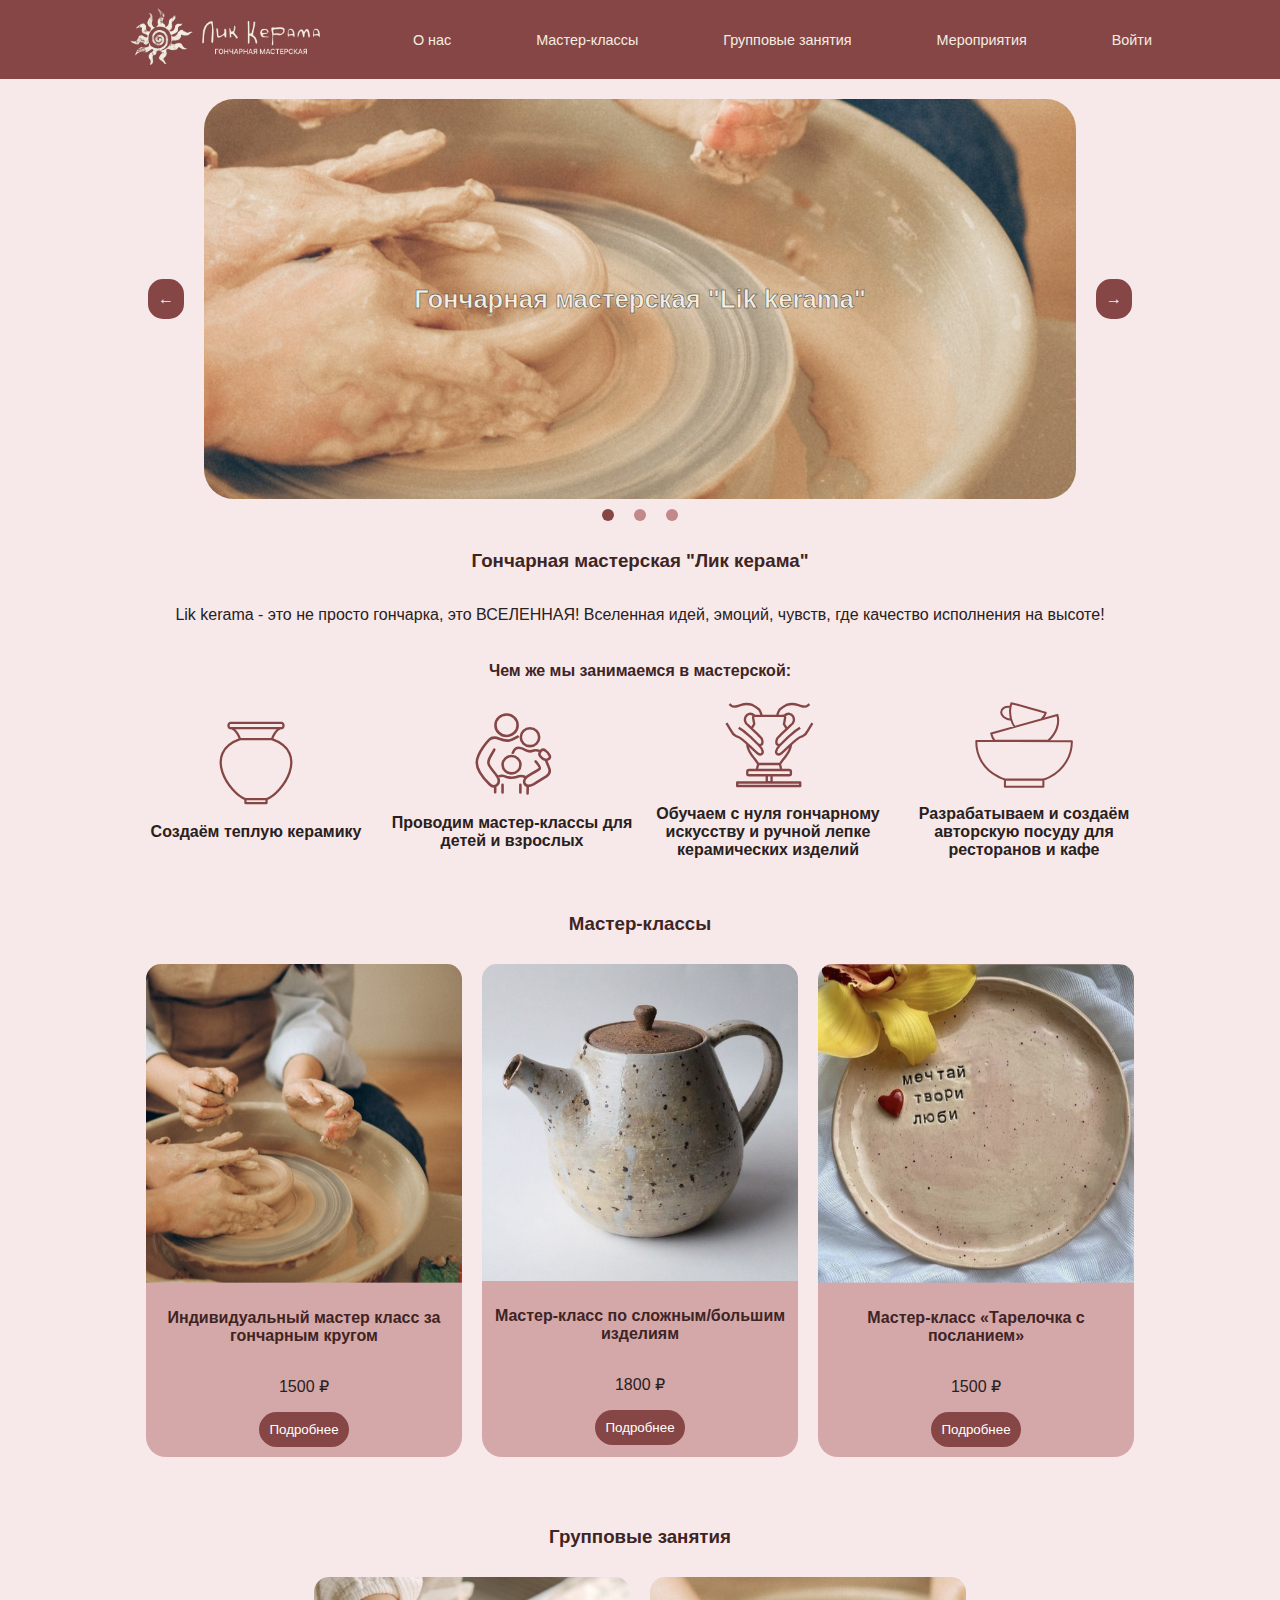
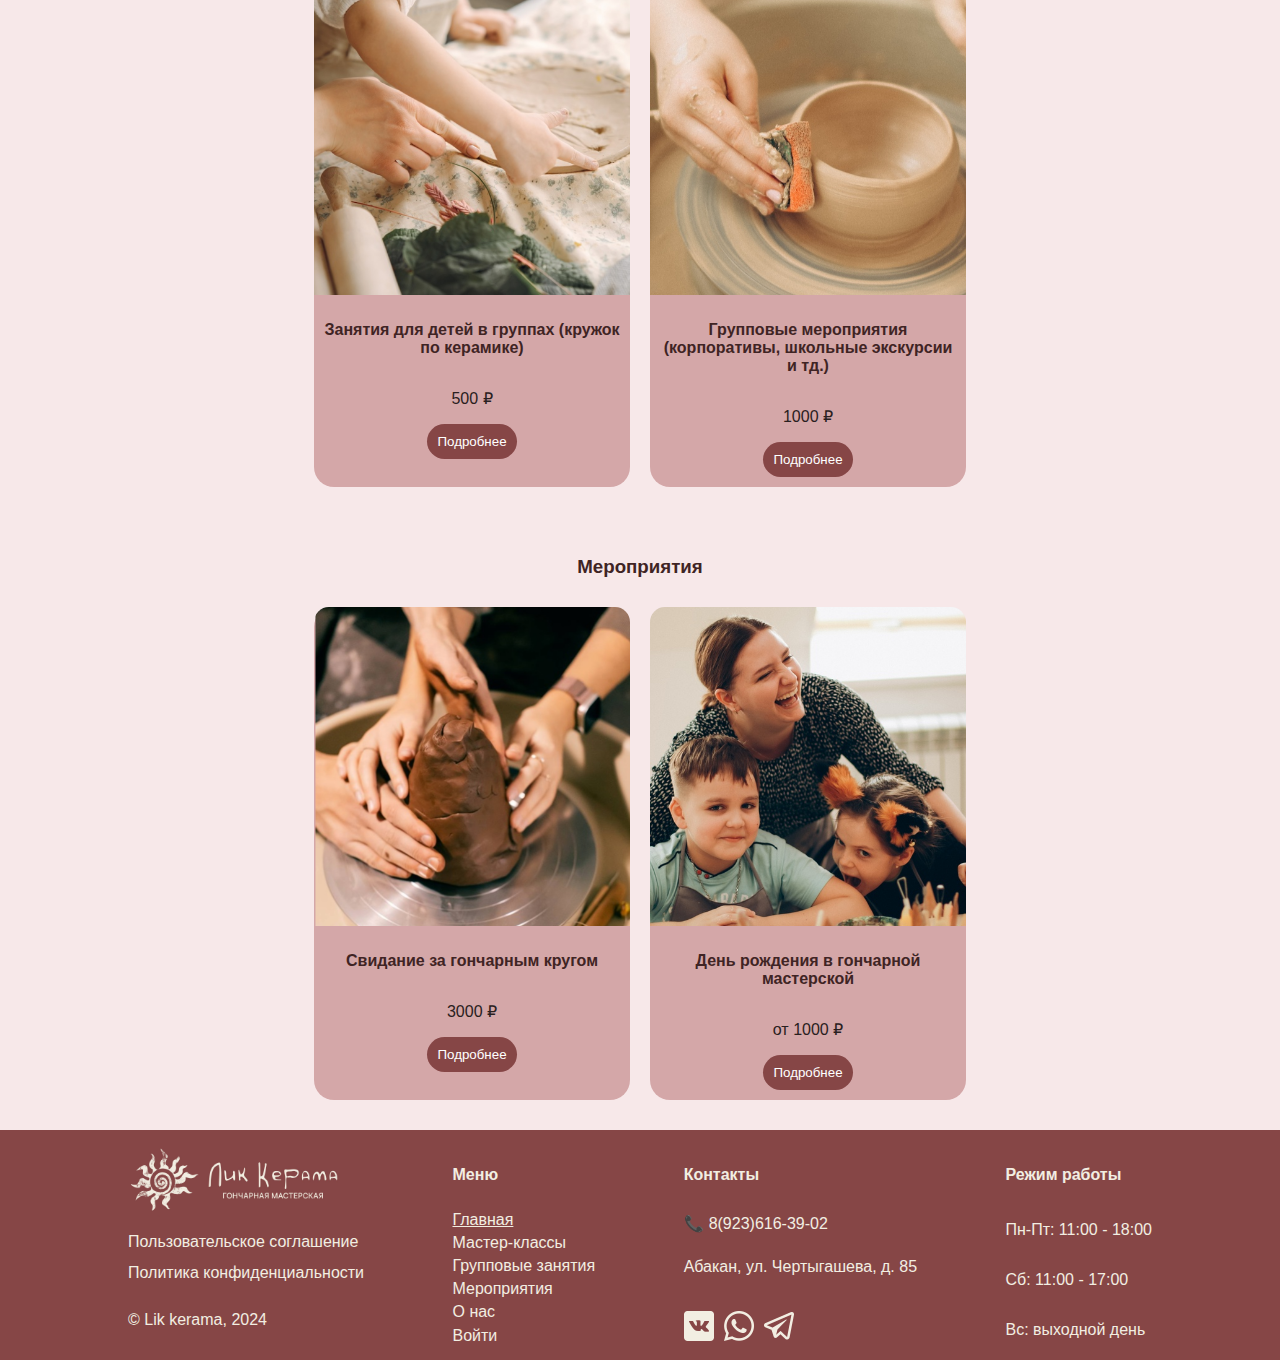
<file: index.html>
<!DOCTYPE html>
<html lang='ru'>
<head>
	<meta charset="utf-8">
	<meta name="viewport" content="width=device-width, initial-scale=1">
	<title>Lik kerama</title>
	<link rel="stylesheet" href="style.css">
    <link rel="shortcut icon" href="img/favicon.png" type="image/x-icon">
</head>
<body>
	<header>
        <nav class="main_menu">
            <a href="index.html"><img src="img/логотип.png" alt="Логотип"></a>
            <a href="#about_us" class="link_menu"> О нас </a> 
            <a href="masterclass.html" class="link_menu"> Мастер-классы </a>
            <a href="groupmc.html" class="link_menu"> Групповые занятия </a>
            <a href="event.html" class="link_menu"> Мероприятия </a> 
            <a href="login.html" class="link_menu"> Войти </a> 
        </nav>
    </header>
    <div class="slider">
		<button class="prev" onclick="prev()">←</button>
        <div class="slide" data-sequence="0"> </div>
		<button class="next" onclick="next()">→</button>
    </div>
	<div class="dots">
		<div class="dot active"></div>
		<div class="dot"></div>
		<div class="dot"></div>
	</div>
	<div id="about_us">
		<h3 class="title">Гончарная мастерская "Лик керама"</h3>
		<p>Lik kerama - это не просто гончарка, это ВСЕЛЕННАЯ! Вселенная идей, эмоций, чувств, где качество исполнения на высоте!</p>
		<h4>Чем же мы занимаемся в мастерской:</h4>
		<div class="infographic_container">
			<div class="infographic">
				<img src="img/i1.svg" alt="иконка">
				<p>Создаём теплую керамику</p>
			</div>
			<div class="infographic">
				<img src="img/i2.svg" alt="иконка">
				<p>Проводим мастер-классы для детей и взрослых</p>
			</div>
			<div class="infographic">
				<img src="img/i3.svg" alt="иконка">
				<p>Обучаем с нуля гончарному искусству и ручной лепке керамических изделий</p>
			</div>
			<div class="infographic">
				<img src="img/i4.svg" alt="иконка">
				<p>Разрабатываем и создаём авторскую посуду для ресторанов и кафе</p>
			</div>
		</div>
	</div>
	<div class="master_classes">
		<h3 class="title">Мастер-классы</h3>
		<div class="m_c_container">
			<div class="m_c">
				<div class="mc_img">
					<img src="img/mc1.png" alt="Мастер-класс">
				</div>
				<div class="mc_text">
					<p class="mc_title">Индивидуальный мастер класс за гончарным кругом</p>
					<p>1500 ₽</p>
					<form action="masterclass1.html"><button class="mc_btn">Подробнее</button></form>
				</div>
			</div>
			<div class="m_c">
				<div class="mc_img">
					<img src="img/mc2.png" alt="Мастер-класс">
				</div>
				<div class="mc_text">
					<p class="mc_title">Мастер-класс по сложным/большим изделиям</p>
					<p>1800 ₽</p>
					<button class="mc_btn">Подробнее</button>
				</div>
			</div>
			<div class="m_c">
				<div class="mc_img">
					<img src="img/mc3.png" alt="Мастер-класс">
				</div>
				<div class="mc_text">
					<p class="mc_title">Мастер-класс «Тарелочка с посланием»</p>
					<p>1500 ₽</p>
					<button class="mc_btn">Подробнее</button>
				</div>
			</div>
		</div>
	</div>
	<div class="master_classes">
		<h3 class="title">Групповые занятия</h3>
		<div class="m_c_container">
			<div class="m_c">
				<div class="mc_img">
					<img src="img/gmc1.png" alt="Мастер-класс">
				</div>
				<div class="mc_text">
					<p class="mc_title">Занятия для детей в группах (кружок по керамике)</p>
					<p>500 ₽</p>
					<form action="groupmc1.html"><button class="mc_btn">Подробнее</button></form>
				</div>
			</div>
			<div class="m_c">
				<div class="mc_img">
					<img src="img/gmc2.png" alt="Мастер-класс">
				</div>
				<div class="mc_text">
					<p class="mc_title">Групповые мероприятия (корпоративы, школьные экскурсии и тд.)</p>
					<p>1000 ₽</p>
					<button class="mc_btn">Подробнее</button>
				</div>
			</div>
		</div>
	</div>
	<div class="master_classes">
		<h3 class="title">Мероприятия</h3>
		<div class="m_c_container">
			<div class="m_c">
				<div class="mc_img">
					<img src="img/e1.png" alt="Мастер-класс">
				</div>
				<div class="mc_text">
					<p class="mc_title">Свидание за гончарным кругом</p>
					<p>3000 ₽</p>
					<form action="event1.html"><button class="mc_btn">Подробнее</button></form>
				</div>
			</div>
			<div class="m_c">
				<div class="mc_img">
					<img src="img/e2.png" alt="Мастер-класс">
				</div>
				<div class="mc_text">
					<p class="mc_title">День рождения в гончарной мастерской</p>
					<p>от 1000 ₽</p>
					<button class="mc_btn">Подробнее</button>
				</div>
			</div>
		</div>
	</div>
	<footer>
        <div class="foot_container">
            <div class="column">
                <a href="index.html"><img class="f_logo" src="img/логотип.png" alt="Логотип"></a> 
                <a href="documents/Пользовательское_соглашение.docx" class="link">Пользовательское соглашение</a>
                <a href="documents/Политика_конфиденциальности.docx" class="link">Политика конфиденциальности</a>
                <p class="f_text">© Lik kerama, 2024</p>
            </div>
            <div class="column">
                <h4>Меню</h4>
                <a href="index.html" class="flink_menu f_active-link"> Главная </a>
                <a href="masterclass.html" class="flink_menu"> Мастер-классы </a>
                <a href="groupmc.html" class="flink_menu"> Групповые занятия </a>
                <a href="event.html" class="flink_menu"> Мероприятия </a> 
                <a href="#about_us" class="flink_menu"> О нас </a> 
                <a href="login.html" class="flink_menu"> Войти </a> 
            </div>
            <div class="column">
                <h4>Контакты</h4>
                <a class="flink_menu" href="tel:+7923616-39-02">8(923)616-39-02</a>
				<p class="f_text">Абакан, ул. Чертыгашева, д. 85</p>

                <div class="social_medias">
                    <a href="https://vk.com/lik_kerama"><img class="social" src="img/вк.png" alt="vk"></a>
					<a href="https://wa.me/79236163902"><img src="img/вп.png" alt="whatsapp" class="social"></a>
					<a href="https://t.me/lik_Kerama"><img src="img/тг.png" alt="tg" class="social"></a>
                </div>
            </div>
			<div class="column">
                <h4>Режим работы</h4>
				<p class="f_text">Пн-Пт: 11:00 - 18:00</p>
				<p class="f_text">Сб: 11:00 - 17:00</p>
				<p class="f_text">Вс: выходной день</p>
			</div>
        </div>
	</footer>
	<script src="script.js"></script>
</body>
</html>
</file>
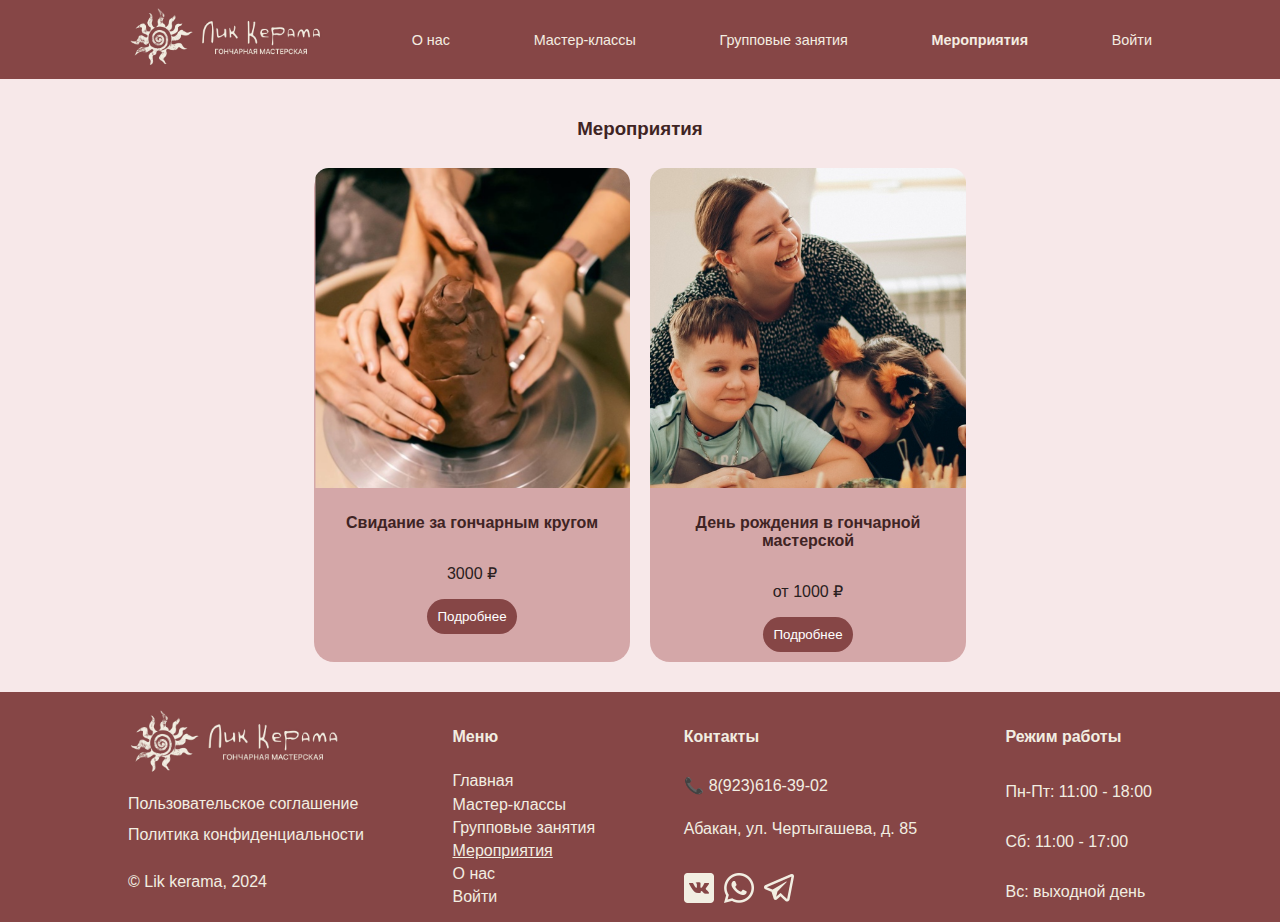
<file: event.html>
<!DOCTYPE html>
<html>
<head>
	<meta charset="utf-8">
	<meta name="viewport" content="width=device-width, initial-scale=1">
	<title>Lik kerama</title>
	<link rel="stylesheet" href="style.css">
    <link rel="shortcut icon" href="img/favicon.png" type="image/x-icon">
</head>
<body>
	<header>
        <nav class="main_menu">
            <a href="index.html"><img src="img/логотип.png" alt="Логотип"></a>
            <a href="index.html#about_us" class="link_menu"> О нас </a> 
            <a href="masterclass.html" class="link_menu"> Мастер-классы </a>
            <a href="groupmc.html" class="link_menu"> Групповые занятия </a>
            <a href="event.html" class="link_menu active-link"> Мероприятия </a> 
            <a href="login.html" class="link_menu"> Войти </a> 
        </nav>
    </header>
	<div class="master_classes">
		<h3 class="title">Мероприятия</h3>
		<div class="m_c_container">
			<div class="m_c">
				<div class="mc_img">
					<img src="img/e1.png" alt="Мастер-класс">
				</div>
				<div class="mc_text">
					<p class="mc_title">Свидание за гончарным кругом</p>
					<p>3000 ₽</p>
					<form action="event1.html"><button class="mc_btn">Подробнее</button></form>
				</div>
			</div>
			<div class="m_c">
				<div class="mc_img">
					<img src="img/e2.png" alt="Мастер-класс">
				</div>
				<div class="mc_text">
					<p class="mc_title">День рождения в гончарной мастерской</p>
					<p>от 1000 ₽</p>
					<button class="mc_btn">Подробнее</button>
				</div>
			</div>
		</div>
	</div>
	<footer>
        <div class="foot_container">
            <div class="column">
                <a href="index.html"><img class="f_logo" src="img/логотип.png" alt="Логотип"></a> 
                <a href="documents/Пользовательское_соглашение.docx" class="link">Пользовательское соглашение</a>
                <a href="documents/Политика_конфиденциальности.docx" class="link">Политика конфиденциальности</a>
                <p class="f_text">© Lik kerama, 2024</p>
            </div>
            <div class="column">
                <h4>Меню</h4>
                <a href="index.html" class="flink_menu"> Главная </a>
                <a href="masterclass.html" class="flink_menu"> Мастер-классы </a>
                <a href="groupmc.html" class="flink_menu"> Групповые занятия </a>
                <a href="event.html" class="flink_menu f_active-link"> Мероприятия </a> 
                <a href="#about_us" class="flink_menu"> О нас </a> 
                <a href="login.html" class="flink_menu"> Войти </a> 
            </div>
            <div class="column">
                <h4>Контакты</h4>
                <a class="flink_menu" href="tel:+7923616-39-02">8(923)616-39-02</a>
				<p class="f_text">Абакан, ул. Чертыгашева, д. 85</p>

                <div class="social_medias">
                    <a href="https://vk.com/lik_kerama"><img class="social" src="img/вк.png" alt="vk"></a>
					<a href="https://wa.me/79236163902"><img src="img/вп.png" alt="whatsapp" class="social"></a>
					<a href="https://t.me/lik_Kerama"><img src="img/тг.png" alt="tg" class="social"></a>
                </div>
            </div>
			<div class="column">
                <h4>Режим работы</h4>
				<p class="f_text">Пн-Пт: 11:00 - 18:00</p>
				<p class="f_text">Сб: 11:00 - 17:00</p>
				<p class="f_text">Вс: выходной день</p>
			</div>
        </div>
	</footer>
	<script src="script.js"></script>
</body>
</html>
</file>
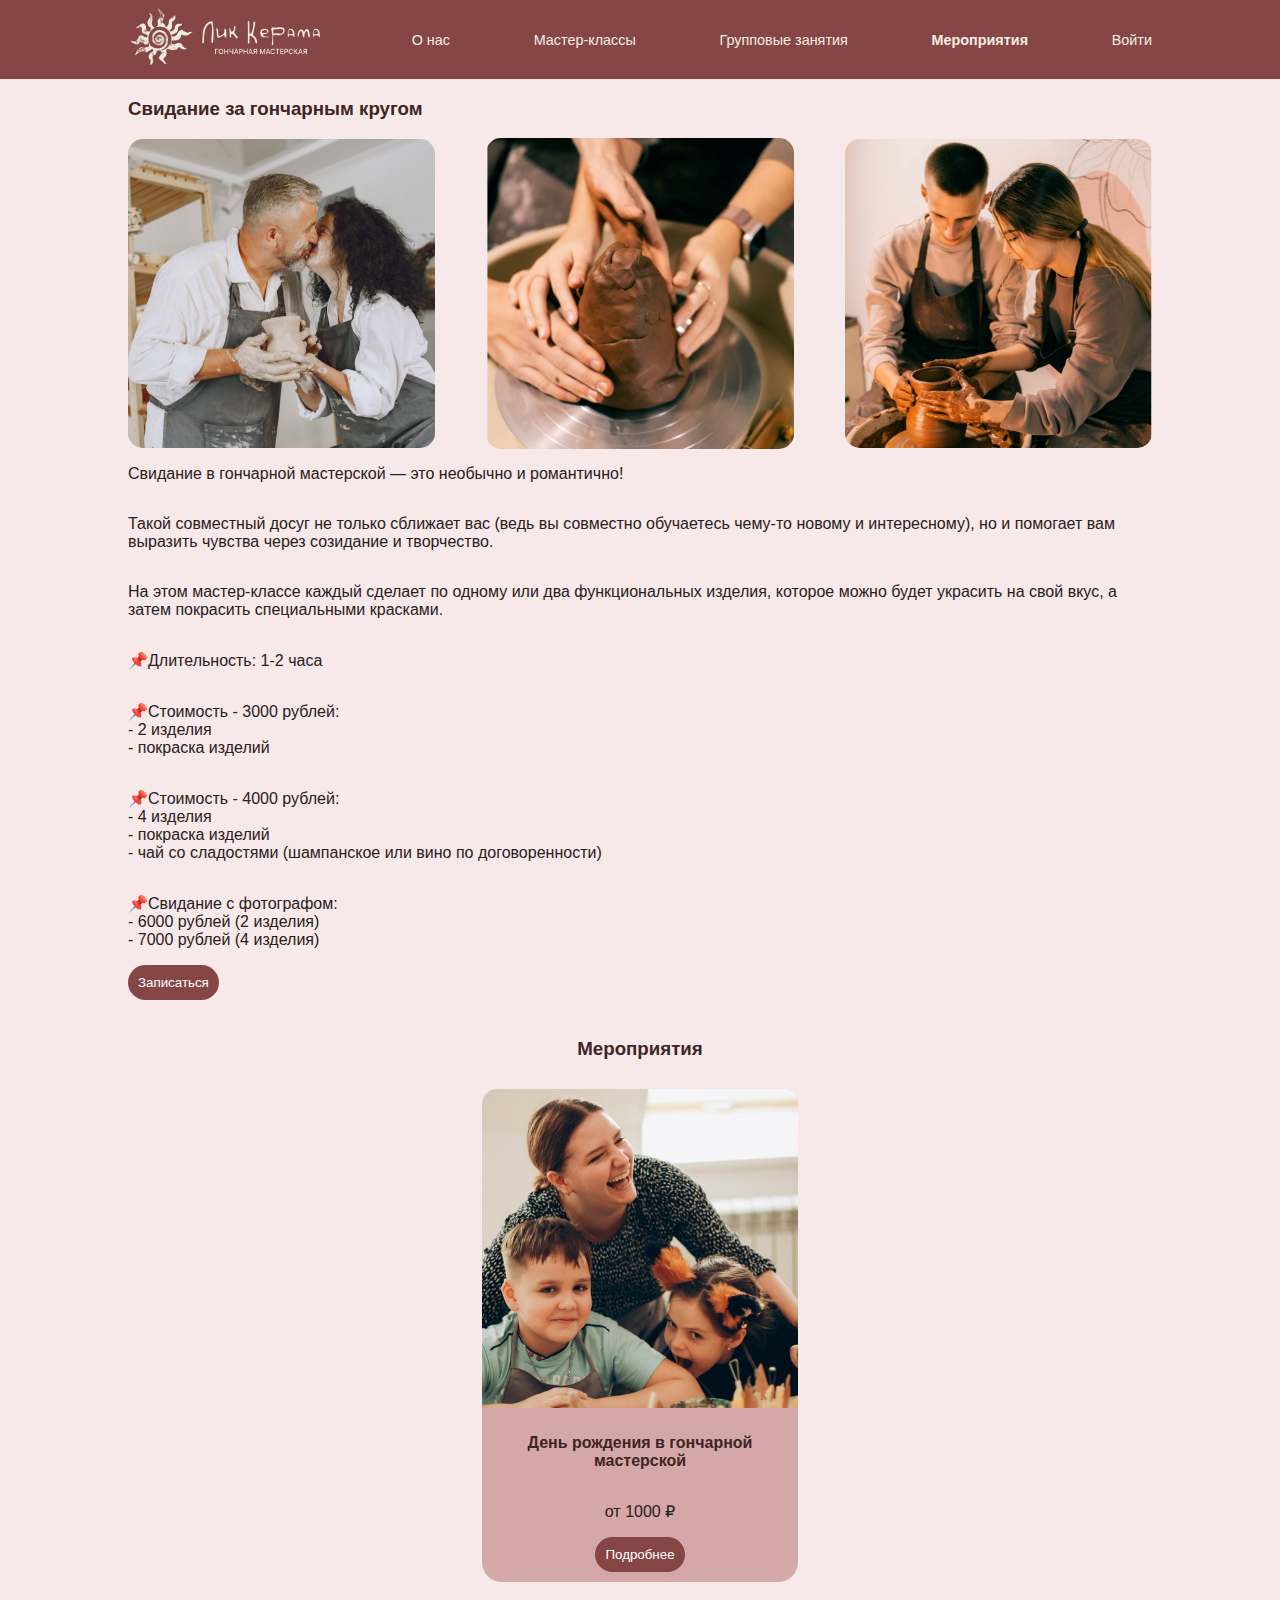
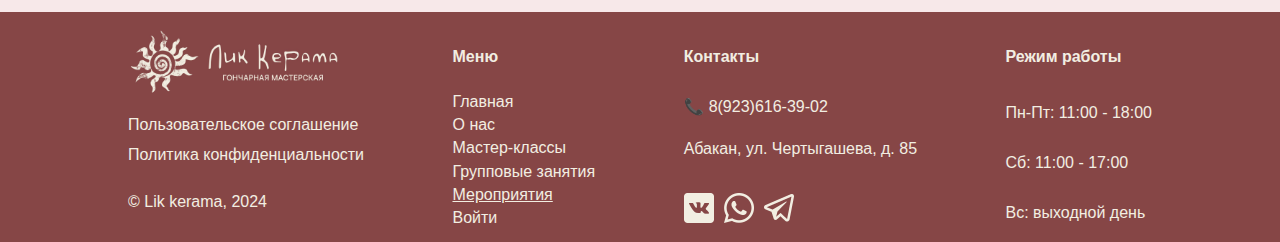
<file: event1.html>
<!DOCTYPE html>
<html>
<head>
	<meta charset="utf-8">
	<meta name="viewport" content="width=device-width, initial-scale=1">
	<title>Lik kerama</title>
	<link rel="stylesheet" href="style.css">
    <link rel="shortcut icon" href="img/favicon.png" type="image/x-icon">
</head>
<body>
	<header>
        <nav class="main_menu">
            <a href="index.html"><img src="img/логотип.png" alt="Логотип"></a>
            <a href="index.html#about_us" class="link_menu"> О нас </a> 
            <a href="masterclass.html" class="link_menu"> Мастер-классы </a>
            <a href="groupmc.html" class="link_menu"> Групповые занятия </a>
            <a href="event.html" class="link_menu active-link"> Мероприятия </a> 
            <a href="login.html" class="link_menu"> Войти </a> 
        </nav>
    </header>
    <div class="about_mc">
		<h3 class="title">Свидание за гончарным кругом</h3>
		<div class="mc_imgs">
			<img src="img/e1_1.png" alt="Мастер-класс">
			<img src="img/e1.png" alt="Мастер-класс">
			<img src="img/e1_2.png" alt="Мастер-класс">
		</div>
        <p>Свидание в гончарной мастерской — это необычно и романтично!</p>
		<p>Такой совместный досуг не только сближает вас (ведь вы совместно обучаетесь чему-то новому и интересному), но и помогает вам выразить чувства через созидание и творчество.</p>
        <p>На этом мастер-классе каждый сделает по одному или два функциональных изделия, которое можно будет украсить на свой вкус, а затем покрасить специальными красками.</p>
		<p>📌Длительность: 1-2 часа</p>
        <p>	
            📌Стоимость - 3000 рублей: <br>
            - 2 изделия <br>
            - покраска изделий				
		</p>
		<p>
            📌Стоимость - 4000 рублей: <br>
            - 4 изделия <br>
            - покраска изделий <br>
            - чай со сладостями (шампанское или вино по договоренности) <br>
		</p>
        <p>
            📌Свидание с фотографом: <br>
            - 6000 рублей (2 изделия) <br>
            - 7000 рублей (4 изделия) <br>
        </p>
		<button class="mc_btn" onclick="show()">Записаться</button>
	</div>
    <div class="modWind hidden">
		<form class="application">
			<button onclick="hide()" class="hide-btn">x</button>
			<h3>Оставьте заявку</h3>
			<p>Заполните поля ниже и мы свяжемся с вами в ближайшее время</p>
			<div class="input">
				<label for="name">Имя</label>
            	<input type="text" id="name" name="name" minlength="3" maxlength="20" required>
			</div>
			<div class="input">
				<label for="name">Номер телефона</label>
            	<input id="phone" type="tel" name="phone" minlength="11" maxlength="12" required>
			</div>
			<div class="input">
				<label for="master_class">Выберите мастер-класс</label>
				<select name="master_class" id="master_class">
					<option value="m_c1">Индивидуальный мастер класс за гончарным кругом</option>
					<option value="m_c2">Мастер-класс по сложным/большим изделиям</option>
					<option value="m_c3">Мастер-класс «Тарелочка с посланием»</option>
					<option value="g_m_c1">Занятия для детей в группах (кружок по керамике)</option>
					<option value="group_m_c2">Групповые мероприятия (корпоративы, школьные экскурсии и тд.)</option>
					<option value="event" selected>Свидание за гончарным кругом</option>
					<option value="event">День рождения в гончарной мастерской</option>
				</select>
			</div>
			<div class="input">
				<label for="contact">Как с вами связаться</label>
				<select name="contact" id="contact">
					<option value="tg">Telegram</option>
					<option value="wa">WhatsApp</option>
					<option value="vb">Viber</option>
				</select>
			</div>
			<div class="input">
				<label for="date">Желаемая дата</label>
				<input type="date" id="date">
			</div>
			<div class="input">
				<label for="quests">Количество гостей</label>
				<input type="number" id="quests" value="1" max="10">
			</div>
            <button type="submit" class="regis">Записаться</button>
		</form>
	</div>
    <div class="modWind-dark hidden"></div>
	<div class="master_classes">
		<h3 class="title">Мероприятия</h3>
		<div class="m_c_container">
			<div class="m_c">
				<div class="mc_img">
					<img src="img/e2.png" alt="Мастер-класс">
				</div>
				<div class="mc_text">
					<p class="mc_title">День рождения в гончарной мастерской</p>
					<p>от 1000 ₽</p>
					<button class="mc_btn">Подробнее</button>
				</div>
			</div>
		</div>
	</div>
	<footer>
        <div class="foot_container">
            <div class="column">
                <a href="index.html"><img class="f_logo" src="img/логотип.png" alt="Логотип"></a> 
                <a href="documents/Пользовательское_соглашение.docx" class="link">Пользовательское соглашение</a>
                <a href="documents/Политика_конфиденциальности.docx" class="link">Политика конфиденциальности</a>
                <p class="f_text">© Lik kerama, 2024</p>
            </div>
            <div class="column">
                <h4>Меню</h4>
                <a href="index.html" class="flink_menu"> Главная </a>
				<a href="index.html#about_us" class="link_menu"> О нас </a> 
				<a href="masterclass.html" class="flink_menu"> Мастер-классы </a>
                <a href="groupmc.html" class="flink_menu"> Групповые занятия </a>
                <a href="event.html" class="flink_menu f_active-link"> Мероприятия </a> 
                <a href="login.html" class="flink_menu"> Войти </a> 
            </div>
            <div class="column">
                <h4>Контакты</h4>
                <a class="flink_menu" href="tel:+7923616-39-02">8(923)616-39-02</a>
				<p class="f_text">Абакан, ул. Чертыгашева, д. 85</p>

                <div class="social_medias">
                    <a href="https://vk.com/lik_kerama"><img class="social" src="img/вк.png" alt="vk"></a>
					<a href="https://wa.me/79236163902"><img src="img/вп.png" alt="whatsapp" class="social"></a>
					<a href="https://t.me/lik_Kerama"><img src="img/тг.png" alt="tg" class="social"></a>
                </div>
            </div>
			<div class="column">
                <h4>Режим работы</h4>
				<p class="f_text">Пн-Пт: 11:00 - 18:00</p>
				<p class="f_text">Сб: 11:00 - 17:00</p>
				<p class="f_text">Вс: выходной день</p>
			</div>
        </div>
	</footer>
	<script src="application.js"></script>
</body>
</html>
</file>
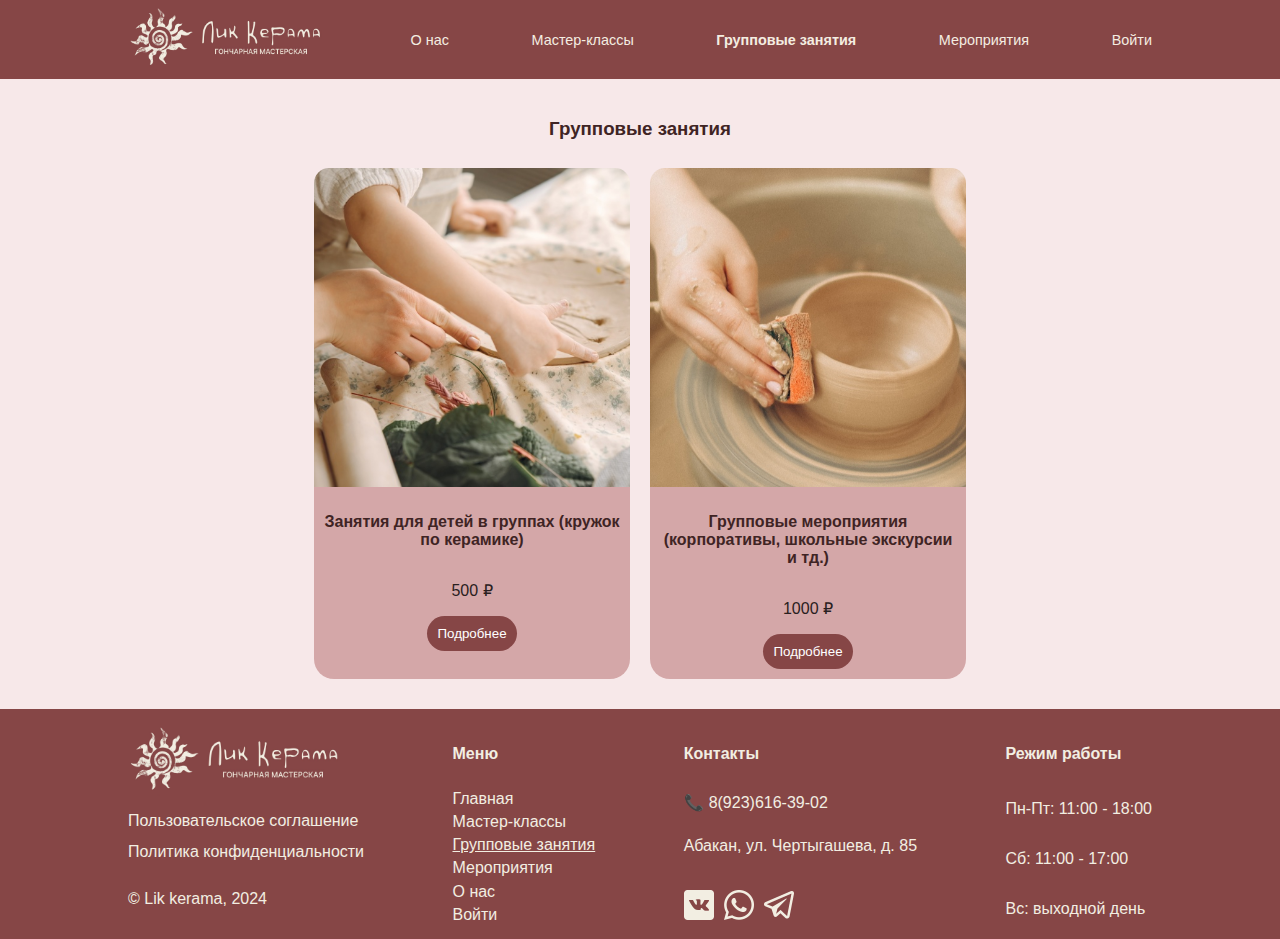
<file: groupmc.html>
<!DOCTYPE html>
<html>
<head>
	<meta charset="utf-8">
	<meta name="viewport" content="width=device-width, initial-scale=1">
	<title>Lik kerama</title>
	<link rel="stylesheet" href="style.css">
    <link rel="shortcut icon" href="img/favicon.png" type="image/x-icon">
</head>
<body>
	<header>
        <nav class="main_menu">
            <a href="index.html"><img src="img/логотип.png" alt="Логотип"></a>
            <a href="index.html#about_us" class="link_menu"> О нас </a> 
            <a href="masterclass.html" class="link_menu"> Мастер-классы </a>
            <a href="groupmc.html" class="link_menu active-link"> Групповые занятия </a>
            <a href="event.html" class="link_menu"> Мероприятия </a> 
            <a href="login.html" class="link_menu"> Войти </a> 
        </nav>
    </header>
	<div class="master_classes">
		<h3 class="title">Групповые занятия</h3>
		<div class="m_c_container">
			<div class="m_c">
				<div class="mc_img">
					<img src="img/gmc1.png" alt="Мастер-класс">
				</div>
				<div class="mc_text">
					<p class="mc_title">Занятия для детей в группах (кружок по керамике)</p>
					<p>500 ₽</p>
					<form action="groupmc1.html"><button class="mc_btn">Подробнее</button></form>
				</div>
			</div>
			<div class="m_c">
				<div class="mc_img">
					<img src="img/gmc2.png" alt="Мастер-класс">
				</div>
				<div class="mc_text">
					<p class="mc_title">Групповые мероприятия (корпоративы, школьные экскурсии и тд.)</p>
					<p>1000 ₽</p>
					<button class="mc_btn">Подробнее</button>
				</div>
			</div>
		</div>
	</div>
	<footer>
        <div class="foot_container">
            <div class="column">
                <a href="index.html"><img class="f_logo" src="img/логотип.png" alt="Логотип"></a> 
                <a href="documents/Пользовательское_соглашение.docx" class="link">Пользовательское соглашение</a>
                <a href="documents/Политика_конфиденциальности.docx" class="link">Политика конфиденциальности</a>
                <p class="f_text">© Lik kerama, 2024</p>
            </div>
            <div class="column">
                <h4>Меню</h4>
                <a href="index.html" class="flink_menu"> Главная </a>
                <a href="masterclass.html" class="flink_menu"> Мастер-классы </a>
                <a href="groupmc.html" class="flink_menu f_active-link"> Групповые занятия </a>
                <a href="event.html" class="flink_menu"> Мероприятия </a> 
                <a href="#about_us" class="flink_menu"> О нас </a> 
                <a href="login.html" class="flink_menu"> Войти </a> 
            </div>
            <div class="column">
                <h4>Контакты</h4>
                <a class="flink_menu" href="tel:+7923616-39-02">8(923)616-39-02</a>
				<p class="f_text">Абакан, ул. Чертыгашева, д. 85</p>

                <div class="social_medias">
                    <a href="https://vk.com/lik_kerama"><img class="social" src="img/вк.png" alt="vk"></a>
					<a href="https://wa.me/79236163902"><img src="img/вп.png" alt="whatsapp" class="social"></a>
					<a href="https://t.me/lik_Kerama"><img src="img/тг.png" alt="tg" class="social"></a>
                </div>
            </div>
			<div class="column">
                <h4>Режим работы</h4>
				<p class="f_text">Пн-Пт: 11:00 - 18:00</p>
				<p class="f_text">Сб: 11:00 - 17:00</p>
				<p class="f_text">Вс: выходной день</p>
			</div>
        </div>
	</footer>
	<script src="script.js"></script>
</body>
</html>
</file>
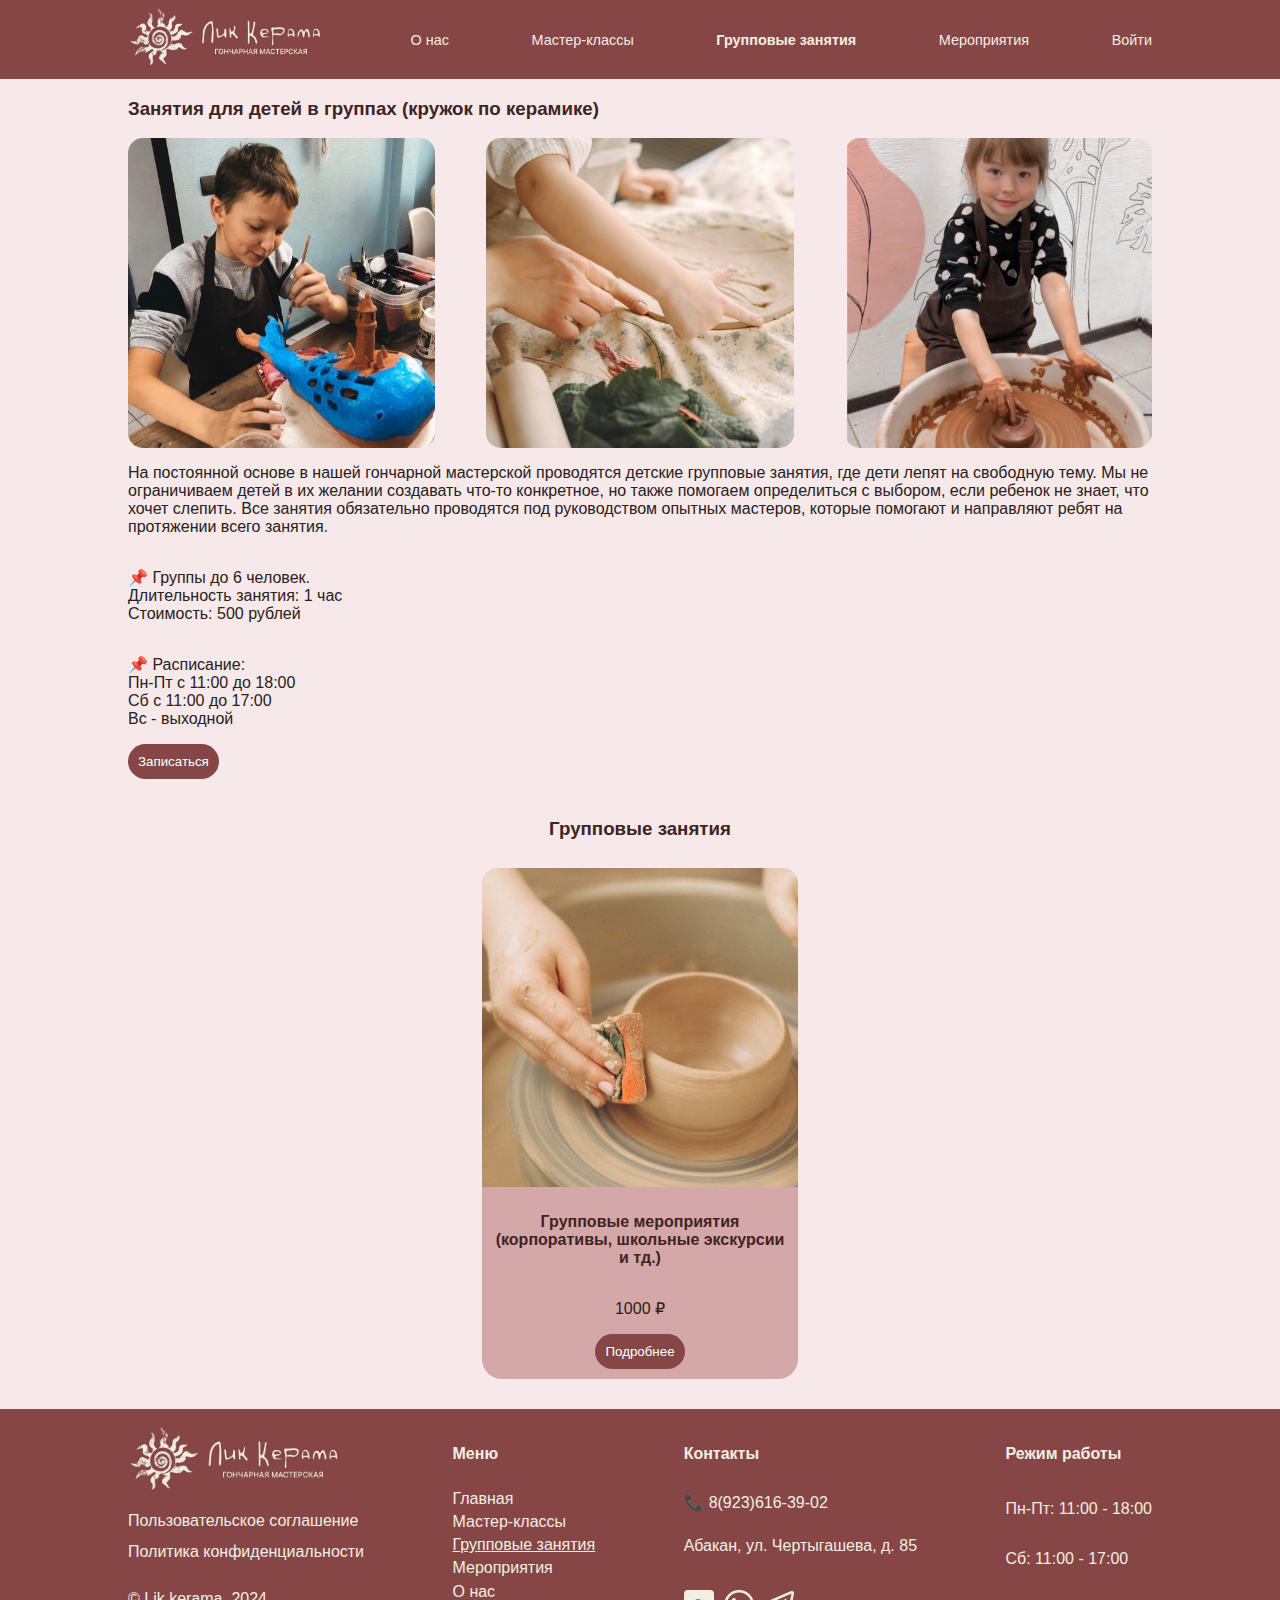
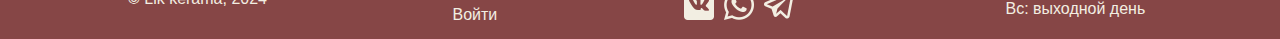
<file: groupmc1.html>
<!DOCTYPE html>
<html>
<head>
	<meta charset="utf-8">
	<meta name="viewport" content="width=device-width, initial-scale=1">
	<title>Lik kerama</title>
	<link rel="stylesheet" href="style.css">
    <link rel="shortcut icon" href="img/favicon.png" type="image/x-icon">
</head>
<body>
	<header>
        <nav class="main_menu">
            <a href="index.html"><img src="img/логотип.png" alt="Логотип"></a>
            <a href="index.html#about_us" class="link_menu"> О нас </a> 
            <a href="masterclass.html" class="link_menu"> Мастер-классы </a>
            <a href="groupmc.html" class="link_menu active-link"> Групповые занятия </a>
            <a href="event.html" class="link_menu"> Мероприятия </a> 
            <a href="login.html" class="link_menu"> Войти </a> 
        </nav>
    </header>
    <div class="about_mc">
		<h3 class="title">Занятия для детей в группах (кружок по керамике)</h3>
		<div class="mc_imgs">
			<img src="img/gmc1_1.png" alt="Мастер-класс">
			<img src="img/gmc1.png" alt="Мастер-класс">
			<img src="img/gmc1_2.png" alt="Мастер-класс">
		</div>
		<p>На постоянной основе в нашей гончарной мастерской проводятся детские групповые занятия, где дети лепят на свободную тему. Мы не ограничиваем детей в их желании создавать что-то конкретное, но также помогаем определиться с выбором, если ребенок не знает, что хочет слепить. Все занятия обязательно проводятся под руководством опытных мастеров, которые помогают и направляют ребят на протяжении всего занятия.</p>
		<p>	
            📌 Группы до 6 человек. <br>
            Длительность занятия: 1 час <br>
            Стоимость: 500 рублей					
		</p>
		<p>
            📌 Расписание: <br>
            Пн-Пт с 11:00 до 18:00 <br>
            Сб с 11:00 до 17:00 <br>
            Вс - выходной
		</p>
		<button class="mc_btn" onclick="show()">Записаться</button>
	</div>
    <div class="modWind hidden">
		<form class="application">
			<button onclick="hide()" class="hide-btn">x</button>
			<h3>Оставьте заявку</h3>
			<p>Заполните поля ниже и мы свяжемся с вами в ближайшее время</p>
			<div class="input">
				<label for="name">Имя</label>
            	<input type="text" id="name" name="name" minlength="3" maxlength="20" required>
			</div>
			<div class="input">
				<label for="name">Номер телефона</label>
            	<input id="phone" type="tel" name="phone" minlength="11" maxlength="12" required>
			</div>
			<div class="input">
				<label for="master_class">Выберите мастер-класс</label>
				<select name="master_class" id="master_class">
					<option value="m_c1" >Индивидуальный мастер класс за гончарным кругом</option>
					<option value="m_c2">Мастер-класс по сложным/большим изделиям</option>
					<option value="m_c3">Мастер-класс «Тарелочка с посланием»</option>
					<option value="g_m_c1" selected>Занятия для детей в группах (кружок по керамике)</option>
					<option value="group_m_c2">Групповые мероприятия (корпоративы, школьные экскурсии и тд.)</option>
					<option value="event">Свидание за гончарным кругом</option>
					<option value="event">День рождения в гончарной мастерской</option>
				</select>
			</div>
			<div class="input">
				<label for="contact">Как с вами связаться</label>
				<select name="contact" id="contact">
					<option value="tg">Telegram</option>
					<option value="wa">WhatsApp</option>
					<option value="vb">Viber</option>
				</select>
			</div>
			<div class="input">
				<label for="date">Желаемая дата</label>
				<input type="date" id="date">
			</div>
			<div class="input">
				<label for="quests">Количество гостей</label>
				<input type="number" id="quests" value="1" max="10">
			</div>
            <button type="submit" class="regis">Записаться</button>
		</form>
	</div>
    <div class="modWind-dark hidden"></div>
	<div class="master_classes">
		<h3 class="title">Групповые занятия</h3>
		<div class="m_c_container">
			<div class="m_c">
				<div class="mc_img">
					<img src="img/gmc2.png" alt="Мастер-класс">
				</div>
				<div class="mc_text">
					<p class="mc_title">Групповые мероприятия (корпоративы, школьные экскурсии и тд.)</p>
					<p>1000 ₽</p>
					<button class="mc_btn">Подробнее</button>
				</div>
			</div>
		</div>
	</div>
	<footer>
        <div class="foot_container">
            <div class="column">
                <a href="index.html"><img class="f_logo" src="img/логотип.png" alt="Логотип"></a> 
                <a href="documents/Пользовательское_соглашение.docx" class="link">Пользовательское соглашение</a>
                <a href="documents/Политика_конфиденциальности.docx" class="link">Политика конфиденциальности</a>
                <p class="f_text">© Lik kerama, 2024</p>
            </div>
            <div class="column">
                <h4>Меню</h4>
                <a href="index.html" class="flink_menu"> Главная </a>
                <a href="masterclass.html" class="flink_menu"> Мастер-классы </a>
                <a href="groupmc.html" class="flink_menu f_active-link"> Групповые занятия </a>
                <a href="event.html" class="flink_menu"> Мероприятия </a> 
                <a href="#about_us" class="flink_menu"> О нас </a> 
                <a href="login.html" class="flink_menu"> Войти </a> 
            </div>
            <div class="column">
                <h4>Контакты</h4>
                <a class="flink_menu" href="tel:+7923616-39-02">8(923)616-39-02</a>
				<p class="f_text">Абакан, ул. Чертыгашева, д. 85</p>

                <div class="social_medias">
                    <a href="https://vk.com/lik_kerama"><img class="social" src="img/вк.png" alt="vk"></a>
					<a href="https://wa.me/79236163902"><img src="img/вп.png" alt="whatsapp" class="social"></a>
					<a href="https://t.me/lik_Kerama"><img src="img/тг.png" alt="tg" class="social"></a>
                </div>
            </div>
			<div class="column">
                <h4>Режим работы</h4>
				<p class="f_text">Пн-Пт: 11:00 - 18:00</p>
				<p class="f_text">Сб: 11:00 - 17:00</p>
				<p class="f_text">Вс: выходной день</p>
			</div>
        </div>
	</footer>
	<script src="application.js"></script>
</body>
</html>
</file>
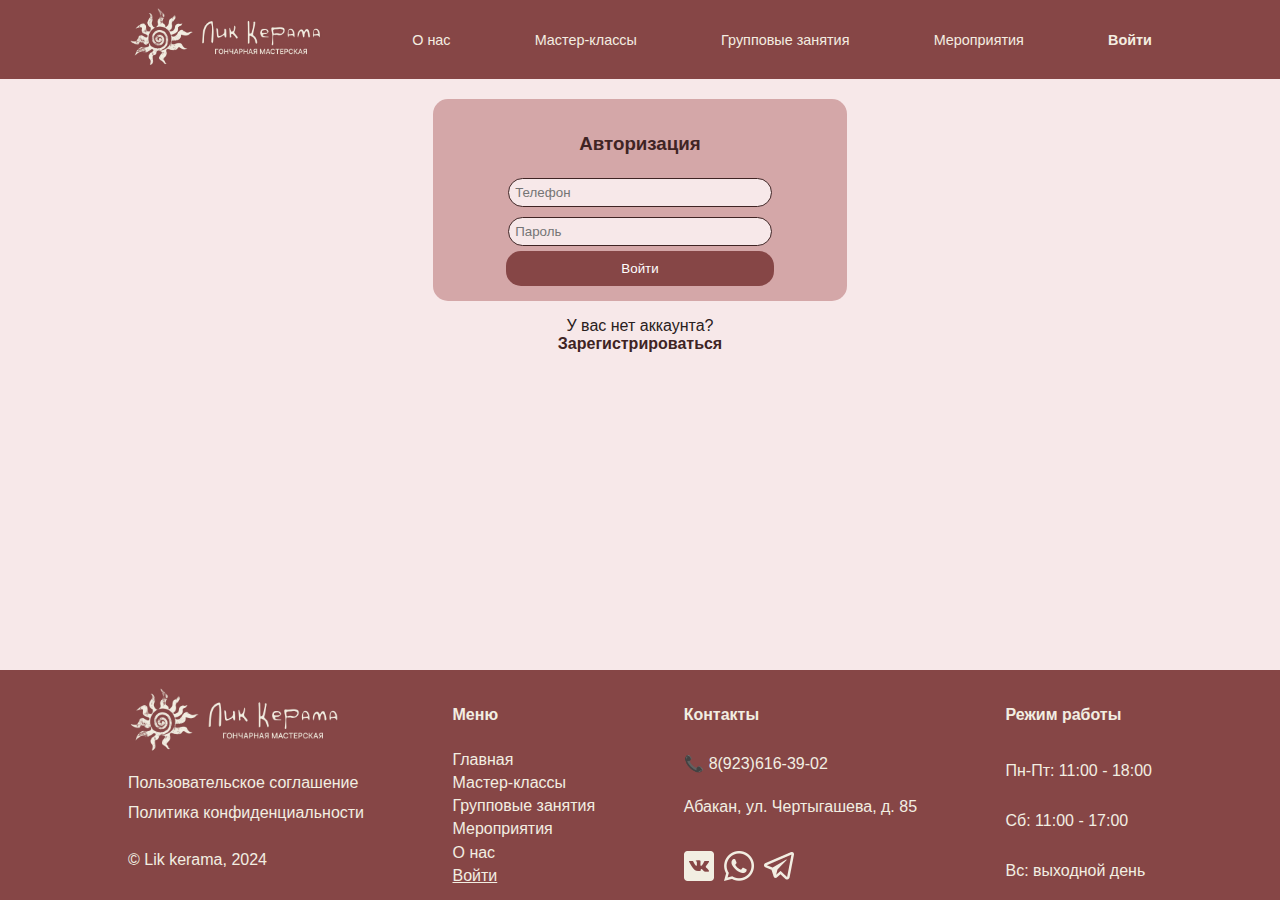
<file: login.html>
<!DOCTYPE html>
<html lang="ru">
<head>
    <meta charset="UTF-8">
    <meta name="viewport" content="width=device-width, initial-scale=1.0">
    <title>Лик керама</title>
    <link rel="stylesheet" href="style.css">
    <link rel="shortcut icon" href="img/favicon.png" type="image/x-icon">
</head>
<body>
    <header>
        <nav class="main_menu">
            <a href="index.html"><img src="img/логотип.png" alt="Логотип"></a>
            <a href="index.html#about_us" class="link_menu"> О нас </a> 
            <a href="masterclass.html" class="link_menu"> Мастер-классы </a>
            <a href="groupmc.html" class="link_menu"> Групповые занятия </a>
            <a href="event.html" class="link_menu"> Мероприятия </a> 
            <a href="login.html" class="link_menu active-link"> Войти </a> 
        </nav>
    </header>
    <div class="login">
        <form class="login_form" action="index.html">
            <h3>Авторизация</h3>
            <input id="phone" class="phone" type="tel" name="phone" placeholder="Телефон" minlength="11" maxlength="12" required>
            <input id="password" class="password" type="password" name="password" placeholder="Пароль" minlength="8" maxlength="20" required> 
            <button type="submit">Войти</button>
        </form>
        <a class="rl" href="register.html"><p >У вас нет аккаунта? <strong>Зарегистрироваться</strong></p></a>
    </div>
	<footer>
        <div class="foot_container">
            <div class="column">
                <a href="index.html"><img class="f_logo" src="img/логотип.png" alt="Логотип"></a> 
                <a href="documents/Пользовательское_соглашение.docx" class="link">Пользовательское соглашение</a>
                <a href="documents/Политика_конфиденциальности.docx" class="link">Политика конфиденциальности</a>
                <p class="f_text">© Lik kerama, 2024</p>
            </div>
            <div class="column">
                <h4>Меню</h4>
                <a href="index.html" class="flink_menu"> Главная </a>
                <a href="masterclass.html" class="flink_menu"> Мастер-классы </a>
                <a href="groupmc.html" class="flink_menu"> Групповые занятия </a>
                <a href="event.html" class="flink_menu"> Мероприятия </a> 
                <a href="#about_us" class="flink_menu"> О нас </a> 
                <a href="login.html" class="flink_menu f_active-link"> Войти </a> 
            </div>
            <div class="column">
                <h4>Контакты</h4>
                <a class="flink_menu" href="tel:+7923616-39-02">8(923)616-39-02</a>
				<p class="f_text">Абакан, ул. Чертыгашева, д. 85</p>

                <div class="social_medias">
                    <a href="https://vk.com/lik_kerama"><img class="social" src="img/вк.png" alt="vk"></a>
					<a href="https://wa.me/79236163902"><img src="img/вп.png" alt="whatsapp" class="social"></a>
					<a href="https://t.me/lik_Kerama"><img src="img/тг.png" alt="tg" class="social"></a>
                </div>
            </div>
			<div class="column">
                <h4>Режим работы</h4>
				<p class="f_text">Пн-Пт: 11:00 - 18:00</p>
				<p class="f_text">Сб: 11:00 - 17:00</p>
				<p class="f_text">Вс: выходной день</p>
			</div>
        </div>
	</footer>
    <script src="login_validation.js"></script>
</body>
</html>
</file>
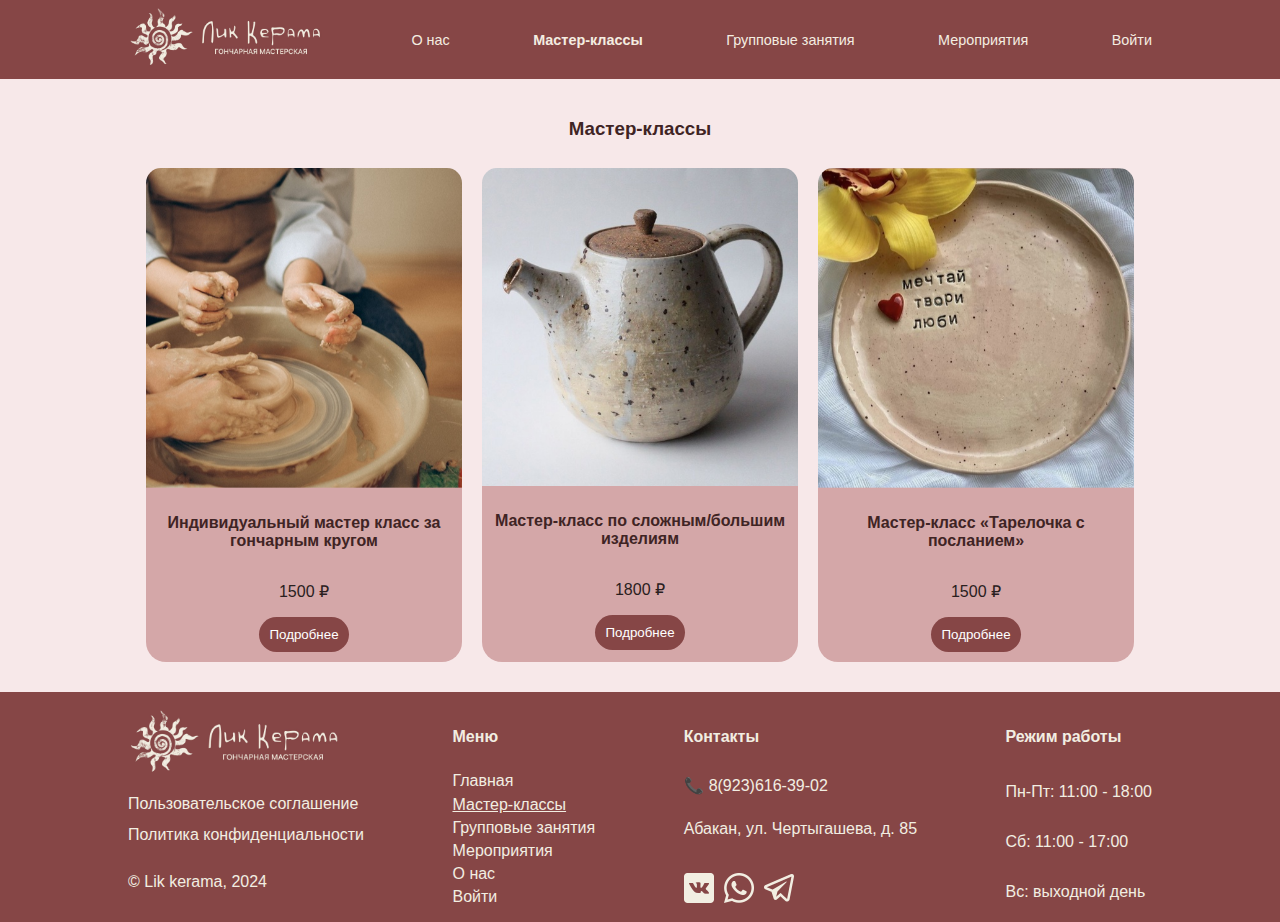
<file: masterclass.html>
<!DOCTYPE html>
<html>
<head>
	<meta charset="utf-8">
	<meta name="viewport" content="width=device-width, initial-scale=1">
	<title>Lik kerama</title>
	<link rel="stylesheet" href="style.css">
    <link rel="shortcut icon" href="img/favicon.png" type="image/x-icon">
</head>
<body>
	<header>
        <nav class="main_menu">
            <a href="index.html"><img src="img/логотип.png" alt="Логотип"></a>
            <a href="index.html#about_us" class="link_menu"> О нас </a> 
            <a href="masterclass.html" class="link_menu active-link"> Мастер-классы </a>
            <a href="groupmc.html" class="link_menu"> Групповые занятия </a>
            <a href="event.html" class="link_menu"> Мероприятия </a> 
            <a href="login.html" class="link_menu"> Войти </a> 
        </nav>
    </header>
	<div class="master_classes">
		<h3 class="title">Мастер-классы</h3>
		<div class="m_c_container">
			<div class="m_c">
				<div class="mc_img">
					<img src="img/mc1.png" alt="Мастер-класс">
				</div>
				<div class="mc_text">
					<p class="mc_title">Индивидуальный мастер класс за гончарным кругом</p>
					<p>1500 ₽</p>
					<form action="masterclass1.html"><button class="mc_btn">Подробнее</button></form>
				</div>
			</div>
			<div class="m_c">
				<div class="mc_img">
					<img src="img/mc2.png" alt="Мастер-класс">
				</div>
				<div class="mc_text">
					<p class="mc_title">Мастер-класс по сложным/большим изделиям</p>
					<p>1800 ₽</p>
					<button class="mc_btn">Подробнее</button>
				</div>
			</div>
			<div class="m_c">
				<div class="mc_img">
					<img src="img/mc3.png" alt="Мастер-класс">
				</div>
				<div class="mc_text">
					<p class="mc_title">Мастер-класс «Тарелочка с посланием»</p>
					<p>1500 ₽</p>
					<button class="mc_btn">Подробнее</button>
				</div>
			</div>
		</div>
	</div>
	<footer>
        <div class="foot_container">
            <div class="column">
                <a href="index.html"><img class="f_logo" src="img/логотип.png" alt="Логотип"></a> 
                <a href="documents/Пользовательское_соглашение.docx" class="link">Пользовательское соглашение</a>
                <a href="documents/Политика_конфиденциальности.docx" class="link">Политика конфиденциальности</a>
                <p class="f_text">© Lik kerama, 2024</p>
            </div>
            <div class="column">
                <h4>Меню</h4>
                <a href="index.html" class="flink_menu"> Главная </a>
                <a href="masterclass.html" class="flink_menu f_active-link"> Мастер-классы </a>
                <a href="groupmc.html" class="flink_menu"> Групповые занятия </a>
                <a href="event.html" class="flink_menu"> Мероприятия </a> 
                <a href="#about_us" class="flink_menu"> О нас </a> 
                <a href="login.html" class="flink_menu"> Войти </a> 
            </div>
            <div class="column">
                <h4>Контакты</h4>
                <a class="flink_menu" href="tel:+7923616-39-02">8(923)616-39-02</a>
				<p class="f_text">Абакан, ул. Чертыгашева, д. 85</p>

                <div class="social_medias">
                    <a href="https://vk.com/lik_kerama"><img class="social" src="img/вк.png" alt="vk"></a>
					<a href="https://wa.me/79236163902"><img src="img/вп.png" alt="whatsapp" class="social"></a>
					<a href="https://t.me/lik_Kerama"><img src="img/тг.png" alt="tg" class="social"></a>
                </div>
            </div>
			<div class="column">
                <h4>Режим работы</h4>
				<p class="f_text">Пн-Пт: 11:00 - 18:00</p>
				<p class="f_text">Сб: 11:00 - 17:00</p>
				<p class="f_text">Вс: выходной день</p>
			</div>
        </div>
	</footer>
	<script src="script.js"></script>
</body>
</html>
</file>
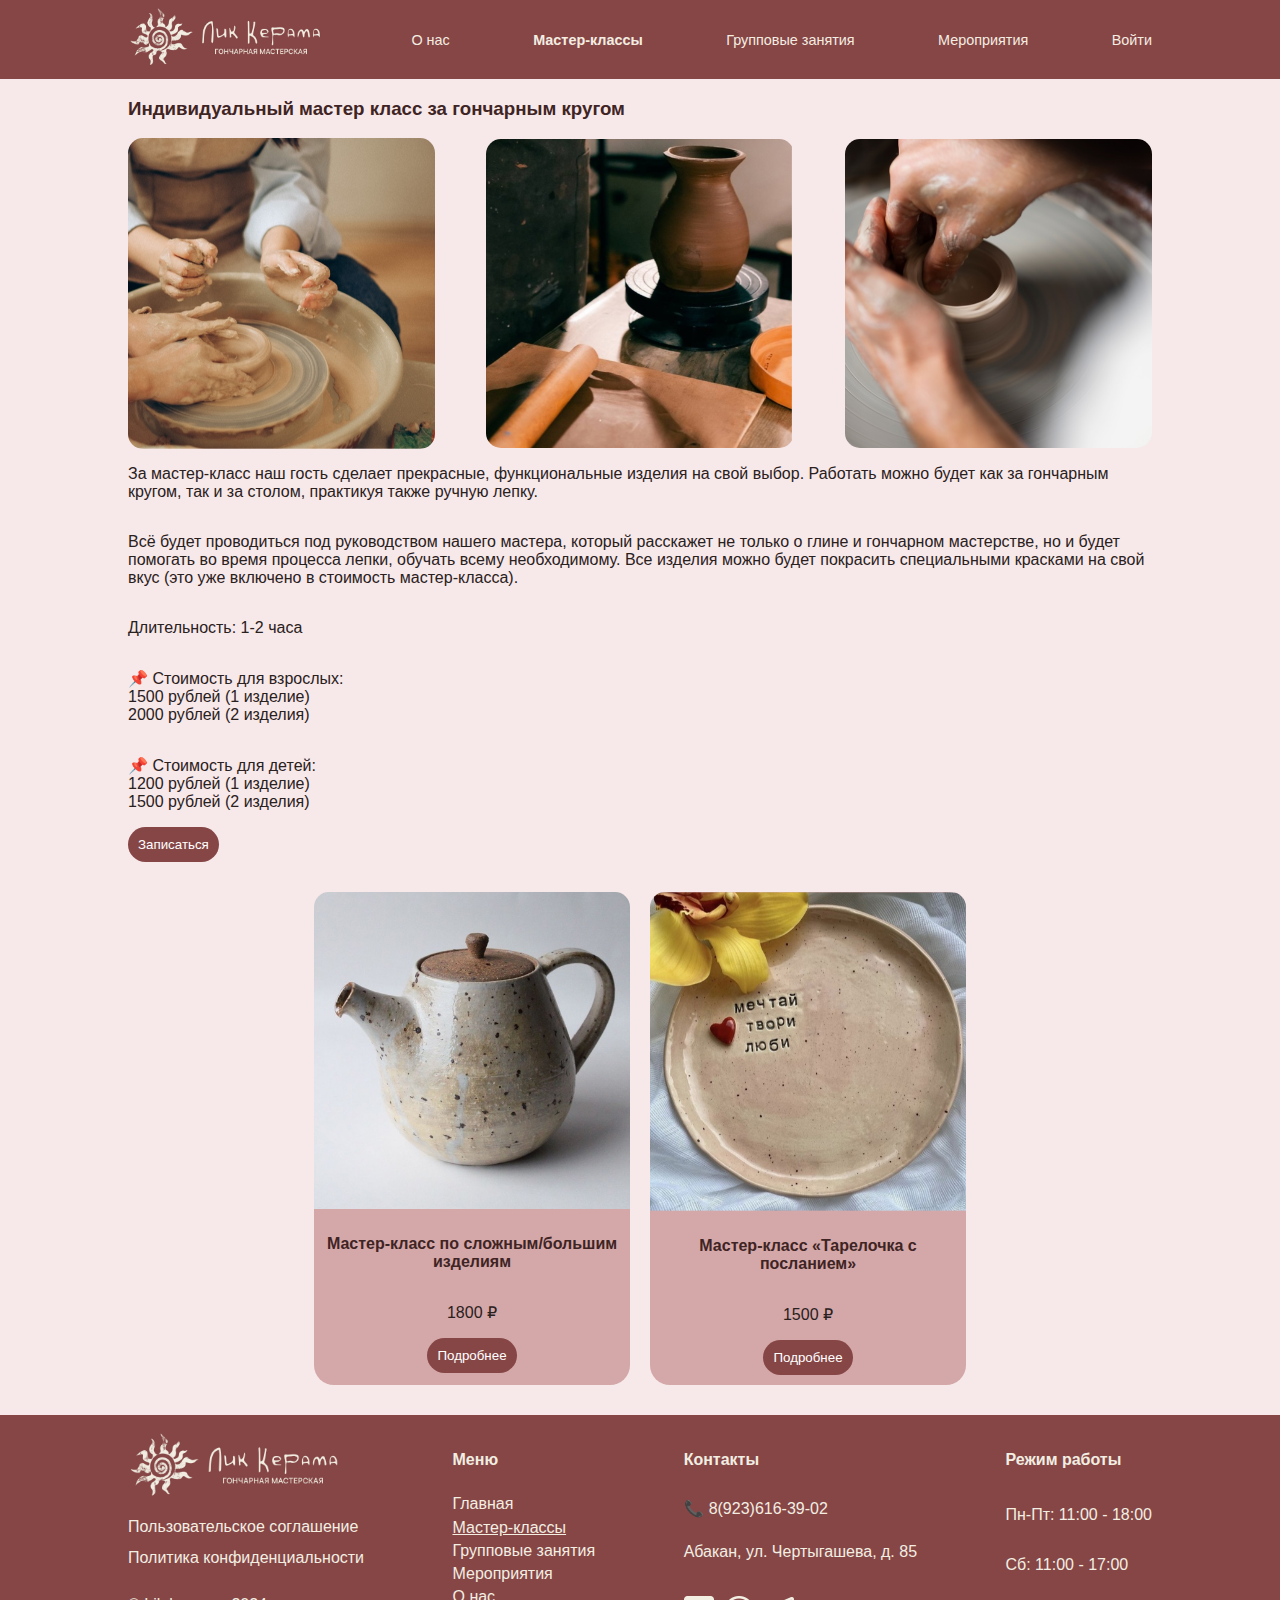
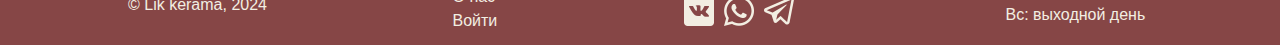
<file: masterclass1.html>
<!DOCTYPE html>
<html>
<head>
	<meta charset="utf-8">
	<meta name="viewport" content="width=device-width, initial-scale=1">
	<title>Lik kerama</title>
	<link rel="stylesheet" href="style.css">
    <link rel="shortcut icon" href="img/favicon.png" type="image/x-icon">
</head>
<body>
	<header>
        <nav class="main_menu">
            <a href="index.html"><img src="img/логотип.png" alt="Логотип"></a>
            <a href="index.html#about_us" class="link_menu"> О нас </a> 
            <a href="masterclass.html" class="link_menu active-link"> Мастер-классы </a>
            <a href="groupmc.html" class="link_menu"> Групповые занятия </a>
            <a href="event.html" class="link_menu"> Мероприятия </a> 
            <a href="login.html" class="link_menu"> Войти </a> 
        </nav>
    </header>
	<div class="about_mc">
		<h3 class="title">Индивидуальный мастер класс за гончарным кругом</h3>
		<div class="mc_imgs">
			<img src="img/mc1.png" alt="Мастер-класс">
			<img src="img/mc1_1.png" alt="Мастер-класс">
			<img src="img/mc1_2.png" alt="Мастер-класс">
		</div>
		<p>За мастер-класс наш гость сделает прекрасные, функциональные изделия на свой выбор. Работать можно будет как за гончарным кругом, так и за столом, практикуя также ручную лепку.</p>	
		<p>Всё будет проводиться под руководством нашего мастера, который расскажет не только о глине и гончарном мастерстве, но и будет помогать во время процесса лепки, обучать всему необходимому. Все изделия можно будет покрасить специальными красками на свой вкус (это уже включено в стоимость мастер-класса).</p>
		<p>Длительность: 1-2 часа</p>
		<p>						
			📌 Стоимость для взрослых:<br>
			1500 рублей (1 изделие)<br>
			2000 рублей (2 изделия)
		</p>
		<p>
			📌 Стоимость для детей:<br>
			1200 рублей (1 изделие)<br>
			1500 рублей (2 изделия)
		</p>
		<button class="mc_btn" onclick="show()">Записаться</button>
	</div>
	<div class="modWind hidden">
		<form class="application">
			<button onclick="hide()" class="hide-btn">x</button>
			<h3>Оставьте заявку</h3>
			<p>Заполните поля ниже и мы свяжемся с вами в ближайшее время</p>
			<div class="input">
				<label for="name">Имя</label>
            	<input type="text" id="name" name="name" minlength="3" maxlength="20" required>
			</div>
			<div class="input">
				<label for="name">Номер телефона</label>
            	<input id="phone" type="tel" name="phone" minlength="11" maxlength="12" required>
			</div>
			<div class="input">
				<label for="master_class">Выберите мастер-класс</label>
				<select name="master_class" id="master_class">
					<option value="m_c1" selected>Индивидуальный мастер класс за гончарным кругом</option>
					<option value="m_c2">Мастер-класс по сложным/большим изделиям</option>
					<option value="m_c3">Мастер-класс «Тарелочка с посланием»</option>
					<option value="g_m_c1">Занятия для детей в группах (кружок по керамике)</option>
					<option value="group_m_c2">Групповые мероприятия (корпоративы, школьные экскурсии и тд.)</option>
					<option value="event">Свидание за гончарным кругом</option>
					<option value="event">День рождения в гончарной мастерской</option>
				</select>
			</div>
			<div class="input">
				<label for="contact">Как с вами связаться</label>
				<select name="contact" id="contact">
					<option value="tg">Telegram</option>
					<option value="wa">WhatsApp</option>
					<option value="vb">Viber</option>
				</select>
			</div>
			<div class="input">
				<label for="date">Желаемая дата</label>
				<input type="date" id="date">
			</div>
			<div class="input">
				<label for="quests">Количество гостей</label>
				<input type="number" id="quests" value="1" max="10">
			</div>
            <button type="submit" class="regis">Записаться</button>
		</form>
	</div>
    <div class="modWind-dark hidden"></div>
	<div class="master_classes">
		<div class="m_c_container">
			<div class="m_c">
				<div class="mc_img">
					<img src="img/mc2.png" alt="Мастер-класс">
				</div>
				<div class="mc_text">
					<p class="mc_title">Мастер-класс по сложным/большим изделиям</p>
					<p>1800 ₽</p>
					<button class="mc_btn">Подробнее</button>
				</div>
			</div>
			<div class="m_c">
				<div class="mc_img">
					<img src="img/mc3.png" alt="Мастер-класс">
				</div>
				<div class="mc_text">
					<p class="mc_title">Мастер-класс «Тарелочка с посланием»</p>
					<p>1500 ₽</p>
					<button class="mc_btn">Подробнее</button>
				</div>
			</div>
		</div>
	</div>
	<footer>
        <div class="foot_container">
            <div class="column">
                <a href="index.html"><img class="f_logo" src="img/логотип.png" alt="Логотип"></a> 
                <a href="documents/Пользовательское_соглашение.docx" class="link">Пользовательское соглашение</a>
                <a href="documents/Политика_конфиденциальности.docx" class="link">Политика конфиденциальности</a>
                <p class="f_text">© Lik kerama, 2024</p>
            </div>
            <div class="column">
                <h4>Меню</h4>
                <a href="index.html" class="flink_menu"> Главная </a>
                <a href="masterclass.html" class="flink_menu f_active-link"> Мастер-классы </a>
                <a href="groupmc.html" class="flink_menu"> Групповые занятия </a>
                <a href="event.html" class="flink_menu"> Мероприятия </a> 
                <a href="#about_us" class="flink_menu"> О нас </a> 
                <a href="login.html" class="flink_menu"> Войти </a> 
            </div>
            <div class="column">
                <h4>Контакты</h4>
                <a class="flink_menu" href="tel:+7923616-39-02">8(923)616-39-02</a>
				<p class="f_text">Абакан, ул. Чертыгашева, д. 85</p>

                <div class="social_medias">
                    <a href="https://vk.com/lik_kerama"><img class="social" src="img/вк.png" alt="vk"></a>
					<a href="https://wa.me/79236163902"><img src="img/вп.png" alt="whatsapp" class="social"></a>
					<a href="https://t.me/lik_Kerama"><img src="img/тг.png" alt="tg" class="social"></a>
                </div>
            </div>
			<div class="column">
                <h4>Режим работы</h4>
				<p class="f_text">Пн-Пт: 11:00 - 18:00</p>
				<p class="f_text">Сб: 11:00 - 17:00</p>
				<p class="f_text">Вс: выходной день</p>
			</div>
        </div>
	</footer>
	<script src="application.js"></script>
</body>
</html>
</file>
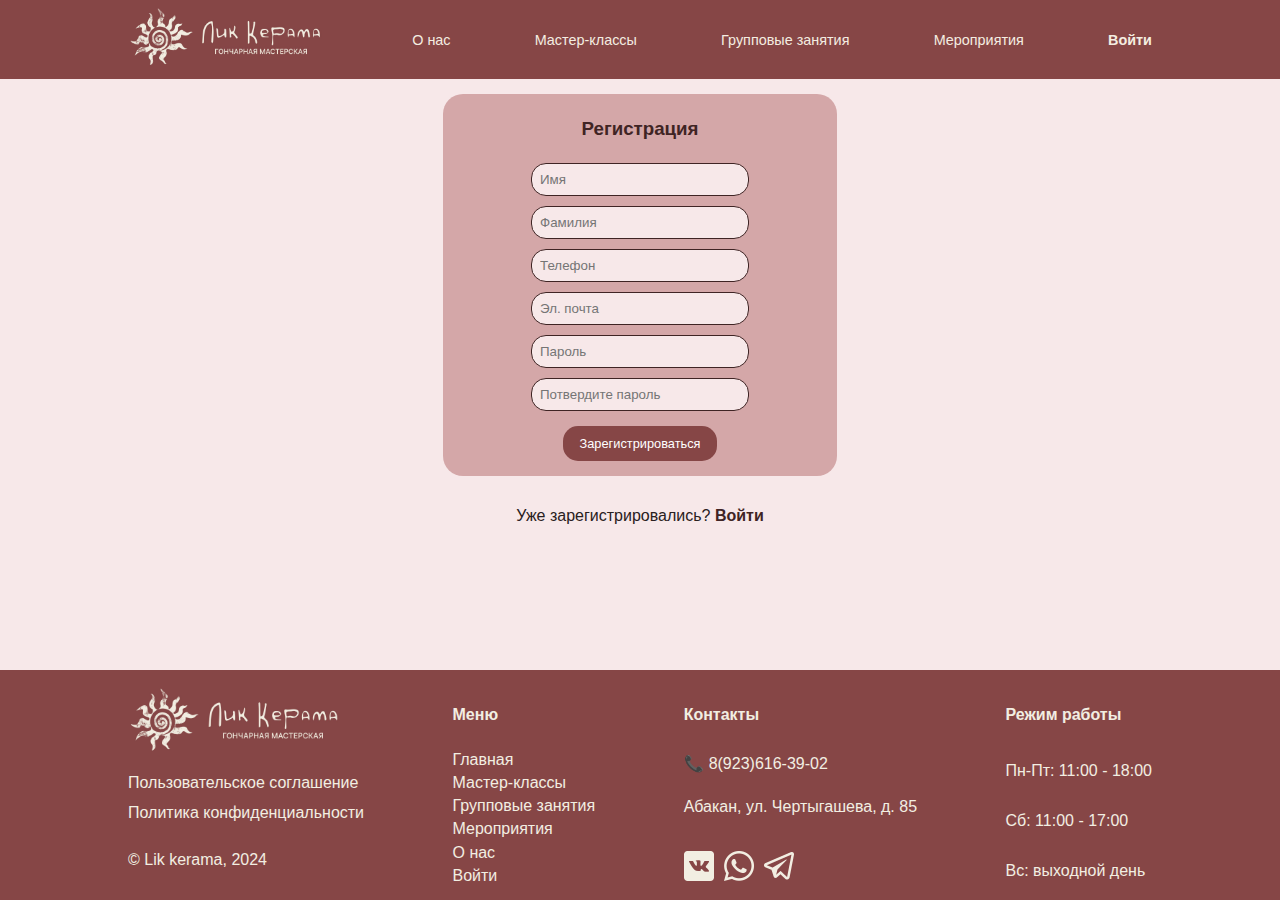
<file: register.html>
<!DOCTYPE html>
<html lang="ru">
<head>
    <meta charset="UTF-8">
    <meta name="viewport" content="width=device-width, initial-scale=1.0">
    <title>Лик керама</title>
    <link rel="stylesheet" href="style.css">
    <link rel="shortcut icon" href="img/favicon.png" type="image/x-icon">
</head>
<body>
    <header>
        <nav class="main_menu">
            <a href="index.html"><img src="img/логотип.png" alt="Логотип"></a>
            <a href="index.html#about_us" class="link_menu"> О нас </a> 
            <a href="masterclass.html" class="link_menu"> Мастер-классы </a>
            <a href="groupmc.html" class="link_menu"> Групповые занятия </a>
            <a href="event.html" class="link_menu"> Мероприятия </a> 
            <a href="login.html" class="link_menu active-link"> Войти </a> 
        </nav>
    </header>
    <div class="register">
        <form action="index.html" class="regis_form">
            <h3>Регистрация</h3>
            <input type="text" class="name" placeholder="Имя" name="name" minlength="3" maxlength="20" required>
            <input class="surname" type="text" name="surname" placeholder="Фамилия" minlength="3" maxlength="20" required>
            <input class="phone" type="tel" placeholder="Телефон" name="phone" minlength="11" maxlength="12" required>
            <input type="email" name="email" id="email" placeholder="Эл. почта">
            <input id="password" class="password" type="password" name="password" placeholder="Пароль" minlength="8" maxlength="20" required>
            <input id="confirmPassword" class="confirmPassword" type="password" name="confirmPassword" placeholder="Потвердите пароль" minlength="8" maxlength="20" required>
            <button type="submit" class="regis">Зарегистрироваться</button>
        </form>
        <a href="login.html" class="rl"><p>Уже зарегистрировались? <strong>Войти</strong></p></a>
    </div>
	<footer>
        <div class="foot_container">
            <div class="column">
                <a href="index.html"><img class="f_logo" src="img/логотип.png" alt="Логотип"></a> 
                <a href="documents/Пользовательское_соглашение.docx" class="link">Пользовательское соглашение</a>
                <a href="documents/Политика_конфиденциальности.docx" class="link">Политика конфиденциальности</a>
                <p class="f_text">© Lik kerama, 2024</p>
            </div>
            <div class="column">
                <h4>Меню</h4>
                <a href="index.html" class="flink_menu"> Главная </a>
                <a href="masterclass.html" class="flink_menu"> Мастер-классы </a>
                <a href="groupmc.html" class="flink_menu"> Групповые занятия </a>
                <a href="event.html" class="flink_menu"> Мероприятия </a> 
                <a href="#about_us" class="flink_menu"> О нас </a> 
                <a href="login.html" class="flink_menu f_active-linku"> Войти </a> 
            </div>
            <div class="column">
                <h4>Контакты</h4>
                <a class="flink_menu" href="tel:+7923616-39-02">8(923)616-39-02</a>
				<p class="f_text">Абакан, ул. Чертыгашева, д. 85</p>

                <div class="social_medias">
                    <a href="https://vk.com/lik_kerama"><img class="social" src="img/вк.png" alt="vk"></a>
					<a href="https://wa.me/79236163902"><img src="img/вп.png" alt="whatsapp" class="social"></a>
					<a href="https://t.me/lik_Kerama"><img src="img/тг.png" alt="tg" class="social"></a>
                </div>
            </div>
			<div class="column">
                <h4>Режим работы</h4>
				<p class="f_text">Пн-Пт: 11:00 - 18:00</p>
				<p class="f_text">Сб: 11:00 - 17:00</p>
				<p class="f_text">Вс: выходной день</p>
			</div>
        </div>
	</footer>
    <script src="register_validation.js"></script>
</body>
</html>
</file>
<file: style.css>
body {
    min-height: 100vh;
    margin: 0;
    background-color: #f7e8e9;
    display: flex;
    flex-direction: column;
    justify-content: center;
    align-items: center;
    font-family: 'Roboto', sans-serif;
}

header {
    width: 100%;
	display: flex;
	align-items: center;
	justify-content: center;
    background-color: #864646;
}
.main_menu {
	display: flex;
	justify-content: space-between;
	align-items: center;
}
.link_menu {
    color: #F4EDE1;
	text-decoration: none;
}
.active-link, .link_menu:hover {font-weight: 600;}

.prev, .next  {
    display: flex;
    align-items: center;
    justify-content: center;
    background-color: #864646;
    border: none;
    font-weight: bold;
    color: #F4EDE1;
    cursor: pointer;
} 
.slide {
    display: flex;
    align-items: center;
    justify-content: center;
    color: #F4EDE1;
    -webkit-text-stroke: 0.5px #423d36;
    font-weight: 600;
    background-repeat: no-repeat;
    background-size: cover;
    background-position: center;
    transition: 1s;
}

.slider {
    display: flex;
    align-items: center;
    justify-content: center;
}

.prev:hover, .next:hover {background: #966c6c;}
.prev:active, .next:active {background: #864646;}

.dots {
    display: flex;
    justify-content: center;
}

.dot{
    background: #C2888A;
    cursor: pointer;
}
.active {background: #864646;}
.dot:hover {background: #864646;}
.dot:active {background: #d4a7a8;}

#about_us {
    display: flex;
    align-items: center;
    justify-content: center;
    flex-direction: column;
	color: #3f2424;
	text-align: center;
}
.infographic_container {
    display: flex;
    align-items: center;
    justify-content: space-between;
}
.infographic {
    display: flex;
    align-items: center;
    justify-content: center;
    flex-direction: column;
    font-weight: bold;
}
.infographic>img {
    -webkit-animation: pulsing 2s infinite;
    animation: pulsing 2s infinite;
  }
  
@-webkit-keyframes pulsing {
    0% {
      -webkit-transform: scale(0.8, 0.8);
      transform: scale(0.8, 0.8)
    }
    50% {
      -webkit-transform: scale(1.0, 1.0);
      transform: scale(1.0, 1.0);
    }
    100% {
      -webkit-transform: scale(0.8, 0.8);
      transform: scale(0.8, 0.8);
    }
}
  
@keyframes pulsing {
    0% {
      -webkit-transform: scale(0.8, 0.8);
      transform: scale(0.8, 0.8)
    }
    50% {
      -webkit-transform: scale(1.0, 1.0);
      transform: scale(1.0, 1.0);
    }
    100% {
      -webkit-transform: scale(0.8, 0.8);
      transform: scale(0.8, 0.8);
    }
}

.title {
	font-family: 'Roboto', sans-serif;
	font-weight: bold;
	color: #3f2424;
	text-align: center;
}

p {
	color:#292020;
	font-family: 'Roboto', sans-serif;
}

.master_classes {
    display: flex;
	align-items: center;
	justify-content: center;
	flex-direction: column;
}
.m_c_container {
	display: flex;
	align-items: stretch;
	justify-content: space-evenly;
}
.m_c {
    background-color: #d4a7a8;
}
.mc_img {
	display: flex;
	justify-content: center;
	align-items: center;
}
.mc_text {
	display: flex;
	align-items: center;
	flex-direction: column;
	color: #8b5959;
	text-align: center;
}
.mc_title {
	font-weight: bold;
	color: #3f2424;
}
.mc_btn {
	color: white;
	border: none;
	background-color: #864646;
    cursor: pointer;
}
.mc_btn:hover {
	background-color: #854f51;
}
.about_mc {
    display: flex;
    align-items:flex-start;
    justify-content: space-between;
    flex-direction: column;
}
.mc_imgs {
    display: flex;
    align-items: center;
    justify-content: space-between;
    flex-wrap: wrap;
}

.login {
    width: 100%;
	display: flex;
	align-items: center;
	justify-content: center;
	flex-direction: column;
}
.login_form {
	display: flex;
	align-items: center;
	flex-direction: column;
	background-color: #d4a7a8;
}
.login_form>h3 {
	color: #3f2424;
	font-family: 'Roboto', sans-serif;
}
.login_form>input {
    background-color: #f7e8e9;
	font-family: 'Roboto', sans-serif;
    border: #3f2424 1.5px solid;
    cursor: pointer;
}

.login_form>button {
	border: none;
	background-color: #864646;
	color: white;
}
.login_form>button:hover {
	background-color: #854f51;
}
.rl {
    display: flex;
    align-items: center;
    justify-content: center;
	text-decoration: none;
    text-align: center;
}
strong {color: #3f2424}
.register {
	display: flex;
	align-items: center;
	justify-content: center;
	flex-direction: column;
    width: 100%;
}
.regis_form {
    display: flex;
	align-items: center;
	justify-content: center;
	flex-direction: column;
	background-color: #d4a7a8;
}
.regis_form>h3 {
	color: #3f2424;
	font-family: 'Roboto', sans-serif;
}
.regis_form>input {
    border: #3f2424 1.5px solid; 
}
.regis {
   	background: #864646;
	color: white;
	border: none;
    cursor: pointer;
}
.regis:hover {
	background-color: #854f51;
}
.modWind {
    display: flex;
    align-items: center;
    justify-content: center;
    position: absolute;
    z-index: 1;
	font-family: 'Roboto', sans-serif;
    background-color: #e2c0c0;
}
.application {
    display: flex;
	align-items: center;
	justify-content: center;
	flex-direction: column;
    text-align: center;
}
.application>h3 {
    color: #3f2424;
    text-align: center;
}
.input {
    display: flex;
    align-items: center;
    justify-content: center;
    flex-direction: column;
}
.input>label {align-self: flex-start}
.input>input, .input>select {border: #3f2424 1.5px solid}
.hidden { 
    display: none;
}
.hide-btn {
    background-color: #e2c0c0;
    border: 0;
    cursor: pointer;
    margin: 10px 10px 0 0;
    align-self: flex-end;
    font-size: 1emx;
    cursor: pointer;
}

.when_modal {
    background-color: rgb(37, 37, 37);
    opacity: 50%;
    position: fixed;
    left: 0;
    top: 0;
    height: 100%;
    width: 100%;
    z-index: 0;
}

footer {
	width: 100%;
	display: flex;
    margin-top: auto;
	justify-content: center;
	align-items: center;
    background-color: #864646;
}
.foot_container {
    width: 80%;
	display: flex;
	justify-content: space-between;
	align-items: center;
    font-family: "Roboto", sans-serif;
}
.column {
	display: flex;
	flex-direction: column;
	align-items: flex-start;
	justify-content: space-between;
}
.column>h4 {
    color: #F2EEE2;
}
.flink_menu, .link, .f_text, .f_active-link:hover {
    color: #F2EEE2;
	text-decoration: none;
}
.f_active-link, .flink_menu:hover, .link:hover{
    color: #F2EEE2; 
    text-decoration: underline;
    font-size: medium;
}
a[href^="tel"]::before {
	content: '📞'; 
	padding-right: 5px; 
    vertical-align: center; 
	color: #F2EEE2;
}
.social_medias {
	display: flex;
	justify-content: flex-start;
	align-items: center;
}

@media screen and (min-width:1024px) and (max-width: 1920px) {
	.main_menu {
		width: 80%;
		padding: 5px;
		font-size: 0.9em;
	}
    .main_menu>a>img {
        width: 200px;
    }
    .prev, .next  {
        height: 40px;
        margin: 20px;
        width: 40px;
        border-radius: 15px;
        font-size: 1rem;
    }
    .slide {
        font-size: 1.6rem;
        border-radius: 30px;
        min-height: 400px;
        width: 100%;
    }
    .slider {
        width: 80%;
        margin-top: 20px;
    }
    .dots {
        width: 20%;
    }
    .dot{
        margin: 10px;
        width: 12px;
        height: 12px;
        border-radius: 50%;
    } 
    #about_us {
    font-size: 1 rem;
    }
    .infographic_container {
        width: 80%;
    }
    .infographic {
        width: 25%;
    }
    .infographic>img {
        width: 100px;
    }
    .master_classes {
        margin: 20px;
    }
    .m_c_container {
        width: 80%;
    }
    .m_c {
        margin: 10px;
        border-radius: 20px;
        width: 400px;
    }
    .mc_img>img {
        border-radius: 15px 15px 0 0;
        width: 100%;
    }
    .mc_text {
        padding: 10px;
    }
    .mc_btn {
        padding: 10px;
        border-radius: 20px;
    }
    .about_mc {
        width: 80%;
    }
    .mc_imgs>img {
        width: 30%;
        border-radius: 15px;
    }
    .login_form {
        margin-top: 20px;
        padding: 15px;
        width: 30%;
        border-radius: 15px;
    }
    .login_form>input {
        width: 65%;
        margin: 5px;
        border: #3f2424 1.5px solid;
        border-radius: 15px;
        padding: 6px;
    }
    .login_form>button {
        border-radius: 15px;
        padding: 10px;
        width: 70%;
    }
    .rl {width: 20%}
    .regis_form {
        width: 30%;
        margin: 15px;
        padding: 5px;
        border-radius: 20px;
    }
    .regis_form>input { 
        background-color: #f7e8e9;
        width: 200px;
        padding: 8px;
        border-radius: 15px;
        margin: 5px;
    }
    .regis {
        width: 40%;
        margin: 10px;
        font-size: 0.8rem;
        border-radius: 15px;
        padding: 10px;
    }
    .modWind {
        padding: 15px;
        width: 25%;
        border-radius: 10px;
    }
    .hide-btn {
        font-size: 1em;
    }
    .application>h3 {
        margin: 5px;
    }
    .input {
        width: 90%;
        margin: 3px;
    }
    .input>input, .input>select {
        background-color: #f7e8e9;
        padding: 8px;
        border-radius: 15px;
        margin: 5px;
        width: 100%;
    }
    .foot_container {
        padding: 15px 0;
    }
    .f_logo{
        width: 17vw;
    }
    .social {
        margin-top: 10px;					
        margin-right: 10px;
        width: 30px;
    }
    .column {
        height: 200px;
    }
}

@media screen and (min-width: 768px) and (max-width: 1023px){
    .main_menu {
		width: 80%;
		padding: 5px;
		font-size: 0.6em;
	}
    .main_menu>a>img {
        width: 130px;
    }
    .slider {
        width: 80%;
        margin-top: 10px;
    }
    .prev, .next  {
        height: 20px;
        margin: 10px;
        width: 20px;
        border-radius: 5px;
    }
    .slide {
        font-size: 1rem;
        border-radius: 20px;
        min-height: 200px;
        width: 100%;
    }
    .dots {
        width: 70%;
    }
    .dot{
        margin: 5px;
        width: 9px;
        height: 9px;
        border-radius: 50%;
    } 
	.title {
		font-size: 0.7rem;
	}
    #about_us {
        width: 80%;
        font-size: 0.6rem;
    }
    .infographic_container {
        width: 100%;
        flex-wrap: wrap;
    }
    .infographic {
        width: 50%;
    }
    .infographic>img {
        width: 50px;
    }
    .master_classes {
        margin: 10px;
    }
    .m_c_container {
        width: 80%;
        justify-content: space-around;
        flex-wrap: wrap;
        font-size: 0.6rem;
    }
    .m_c {
        margin: 5px;
        border-radius: 15px;
        width: 45%;
    }
    .mc_img>img {
        border-radius: 15px 15px 0 0;
        width: 100%;
    }
    .mc_text {
        padding: 10px;
    }
    .mc_btn {
        padding: 5px;
        border-radius: 20px;
        font-size: 0.7rem;
    }
    .about_mc {
        width: 70%;
        font-size: 0.7rem;
    }
    .mc_imgs>img {
        width: 40%;
        border-radius: 15px;
        margin: 10px;
    }
    .login_form {
        margin-top: 20px;
        padding: 15px;
        width: 30%;
        border-radius: 15px;
        font-size: 0.7rem;
    }
    .login_form>input {
        width: 65%;
        margin: 5px;
        border: #3f2424 1.5px solid;
        border-radius: 15px;
        padding: 5px;
        font-size: 0.5rem;
    }
    .login_form>button {
        border-radius: 15px;
        padding: 5px;
        width: 70%;
        font-size: 0.5rem;
    }
    .rl {
        width: 20%;
        font-size: 0.7rem;
    }
    .regis_form {
        width: 35%;
        margin: 15px;
        padding: 5px;
        border-radius: 20px;
        font-size: 0.7rem;
    }
    .regis_form>input { 
        background-color: #f7e8e9;
        width: 60%;
        padding: 8px;
        border-radius: 15px;
        margin: 5px;
        font-size: 0.5rem;
    }
    .regis {
        width: 50%;
        margin: 10px;
        font-size: 0.8rem;
        border-radius: 15px;
        padding: 10px;
        font-size: 0.6rem;
    }
    .modWind {
        padding: 15px;
        width: 40%;
        border-radius: 10px;
        font-size: 0.7rem;
    }
    .hide-btn {
        font-size: 1.3em;
    }
    .application>h3 {
        margin: 5px;
    }
    .input {
        width: 90%;
        margin: 3px;
    }
    .input>input, .input>select { 
        background-color: #f7e8e9;
        width: 60%;
        padding: 5px;
        border-radius: 10px;
        margin: 5px;
        font-size: 0.5rem;
        width: 100%;
        margin: 3px;
    }
	.foot_container {
		font-size: 0.5rem;
		padding: 10px;
	}
	.column {
		height: 100px;
	}
	.f_logo{
		width: 15vw;
	}
    .f_active-link, .flink_menu:active {font-size: 0.5rem;}
	a[href^="tel"]::before {
		padding-right: 5px; 
		vertical-align: center; 
		font-size: 1em; 
	}
	.social {
		margin-top: 6px;					
		margin-right: 6px;
		width: 13px;
	}
}

@media screen and (min-width: 360px) and (max-width: 767px){
    .main_menu {
		display: flex;
		flex-direction: column;
		gap: 5px;
		padding: 10px 0;
		margin: 0;
		width: 100%;
		font-size: 0.5em;
	}
    .main_menu>a>img {
        width: 100px;
    }
    .slider {
        width: 100%;
    }
    .prev, .next  {
        display: none;
    }
    .slide {
        font-size: 0.7rem;
        min-height: 130px;
        width: 100%;
    }
    .dots {
        width: 80%;
    }
    .dot{
        margin: 3px;
        width: 5px;
        height: 5px;
        border-radius: 50%;
    } 
	.title {
		font-size: 0.5rem;
	}
    #about_us {
        width: 80%;
        font-size: 0.4rem;
    }
    .infographic_container {
        width: 100%;
        flex-wrap: wrap;
    }
    .infographic {
        width: 100%;
    }
    .infographic>img {
        width: 30px;
    }
    .master_classes {
        margin: 10px;
    }
    .m_c_container {
        width: 75%;
        flex-wrap: wrap;
        font-size: 0.4rem;
    }
    .m_c {
        margin: 5px;
        border-radius: 15px;
        width: 70%;
    }
    .mc_img>img {
        border-radius: 15px 15px 0 0;
        width: 100%;
    }
    .mc_text {
        padding: 10px;
    }
    .mc_btn {
        padding: 3px;
        border-radius: 10px;
        font-size: 0.4rem;
    }
    .about_mc {
        width: 65%;
        font-size: 0.5rem;
    }
    .mc_imgs>img {
        width: 70%;
        border-radius: 10px;
        margin: 5px;
    }
    .login_form {
        margin-top: 20px;
        padding: 15px;
        width: 50%;
        border-radius: 15px;
        font-size: 0.5rem;
    }
    .login_form>input {
        width: 70%;
        margin: 5px;
        border: #3f2424 1.5px solid;
        border-radius: 15px;
        padding: 5px;
        font-size: 0.4rem;
    }
    .login_form>button {
        border-radius: 15px;
        padding: 5px;
        width: 75%;
        font-size: 0.4rem;
    }
    .rl {
        width: 20%;
        font-size: 0.5rem;
    }
    .regis_form {
        width: 50%;
        margin: 15px;
        padding: 5px;
        border-radius: 20px;
        font-size: 0.5rem;
    }
    .regis_form>input { 
        background-color: #f7e8e9;
        width: 60%;
        padding: 5px;
        border-radius: 15px;
        margin: 3px;
        font-size: 0.4rem;
    }
    .regis {
        width: 60%;
        margin: 5px;
        font-size: 0.8rem;
        border-radius: 15px;
        padding: 5px;
        font-size: 0.6rem;
    }
    .modWind {
        padding: 15px;
        width: 70%;
        border-radius: 10px;
        font-size: 0.7rem;
    }
    .application>h3 {
        margin: 5px;
    }
    .input {
        width: 90%;
        margin: 3px;
    }
    .input>input, .input>select { 
        background-color: #f7e8e9;
        width: 60%;
        padding: 5px;
        border-radius: 10px;
        margin: 5px;
        font-size: 0.5rem;
        width: 100%;
        margin: 3px;
    }
    .foot_container {
		width: 100%;
		flex-direction: column;
		font-size: 0.5rem;
		padding: 5px;
	}
	.column {
		width: 80%;
		align-items: center;
		justify-content: space-between;
        margin: 5px;
	}
	.column:first-child {order: 3;}
	.f_logo{
		width: 15vw;
	}
    .f_active-link, .flink_menu:active {font-size: 0.5rem;}
	a[href^="tel"]::before {
		vertical-align: center; 
		font-size: 1em; 
	}
	.social {
		margin-top: 6px;					
		margin-right: 6px;
		width: 13px;
	}
}
</file>
